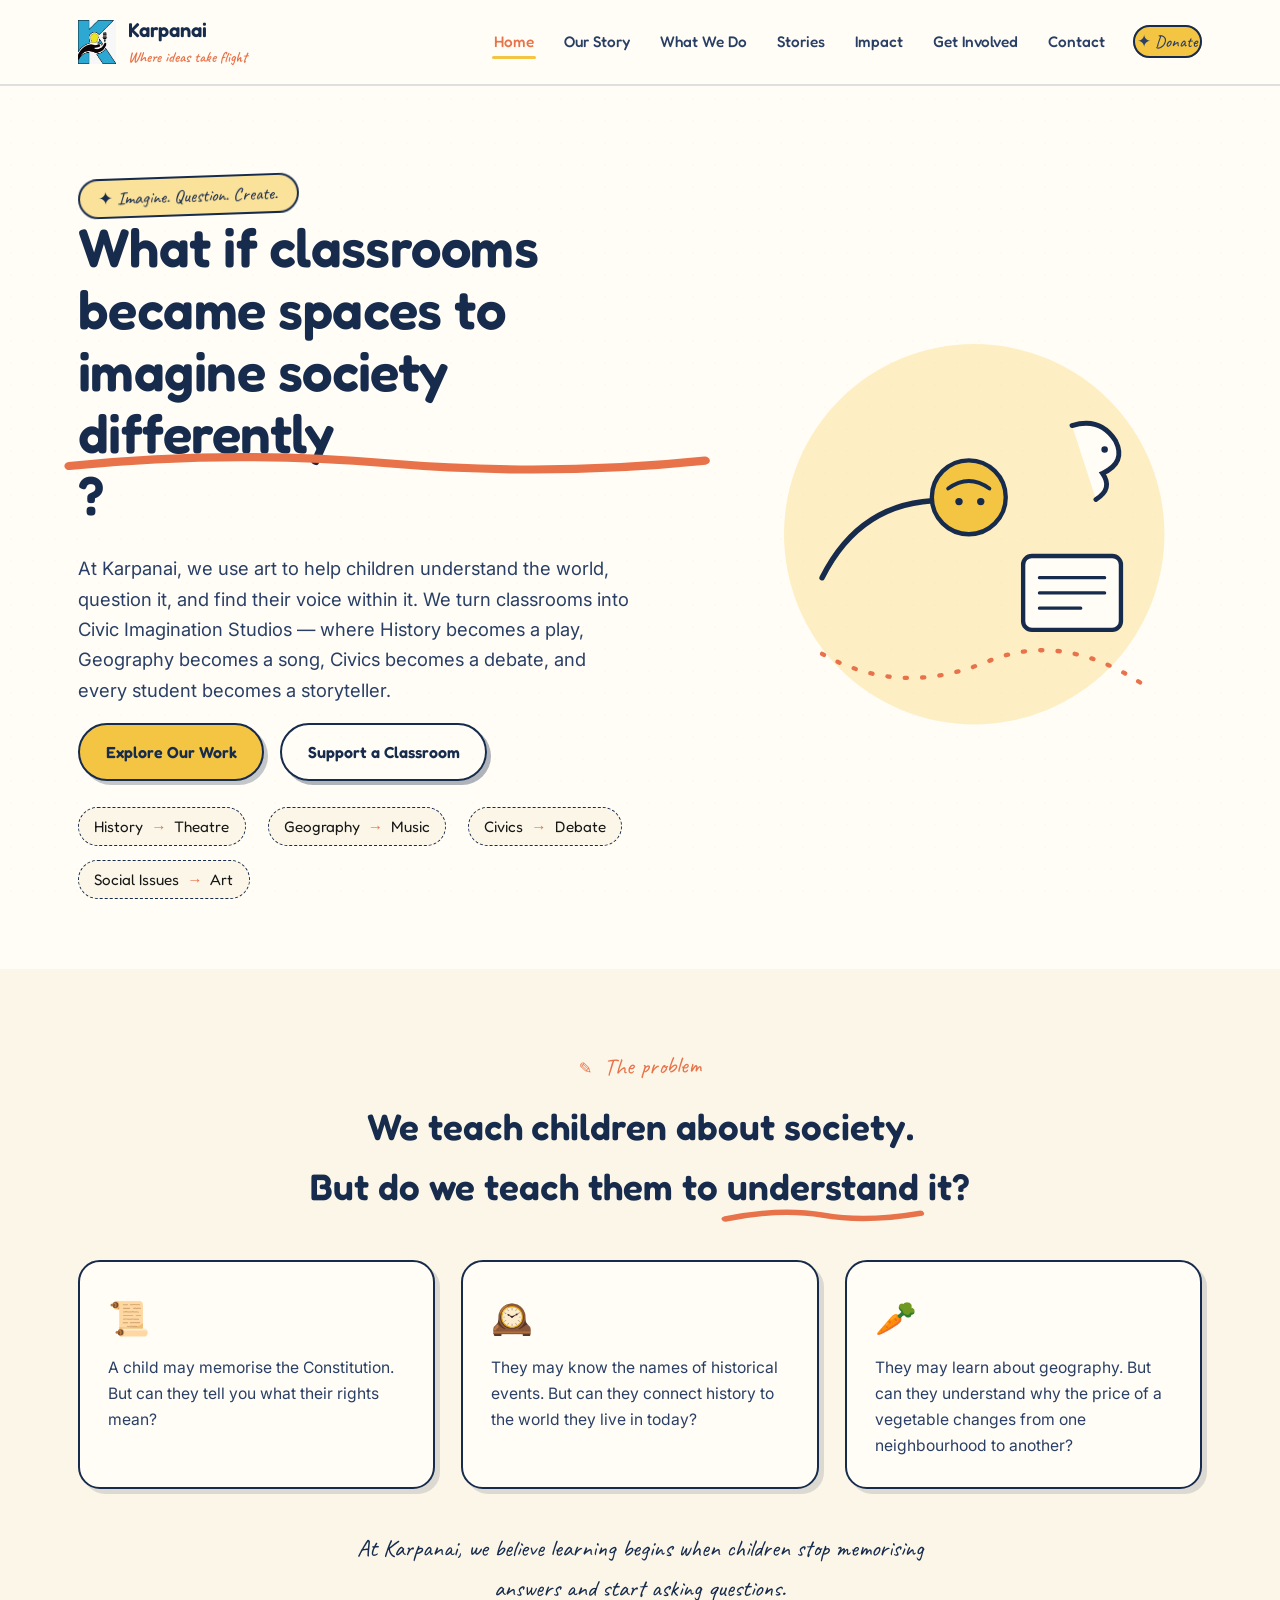
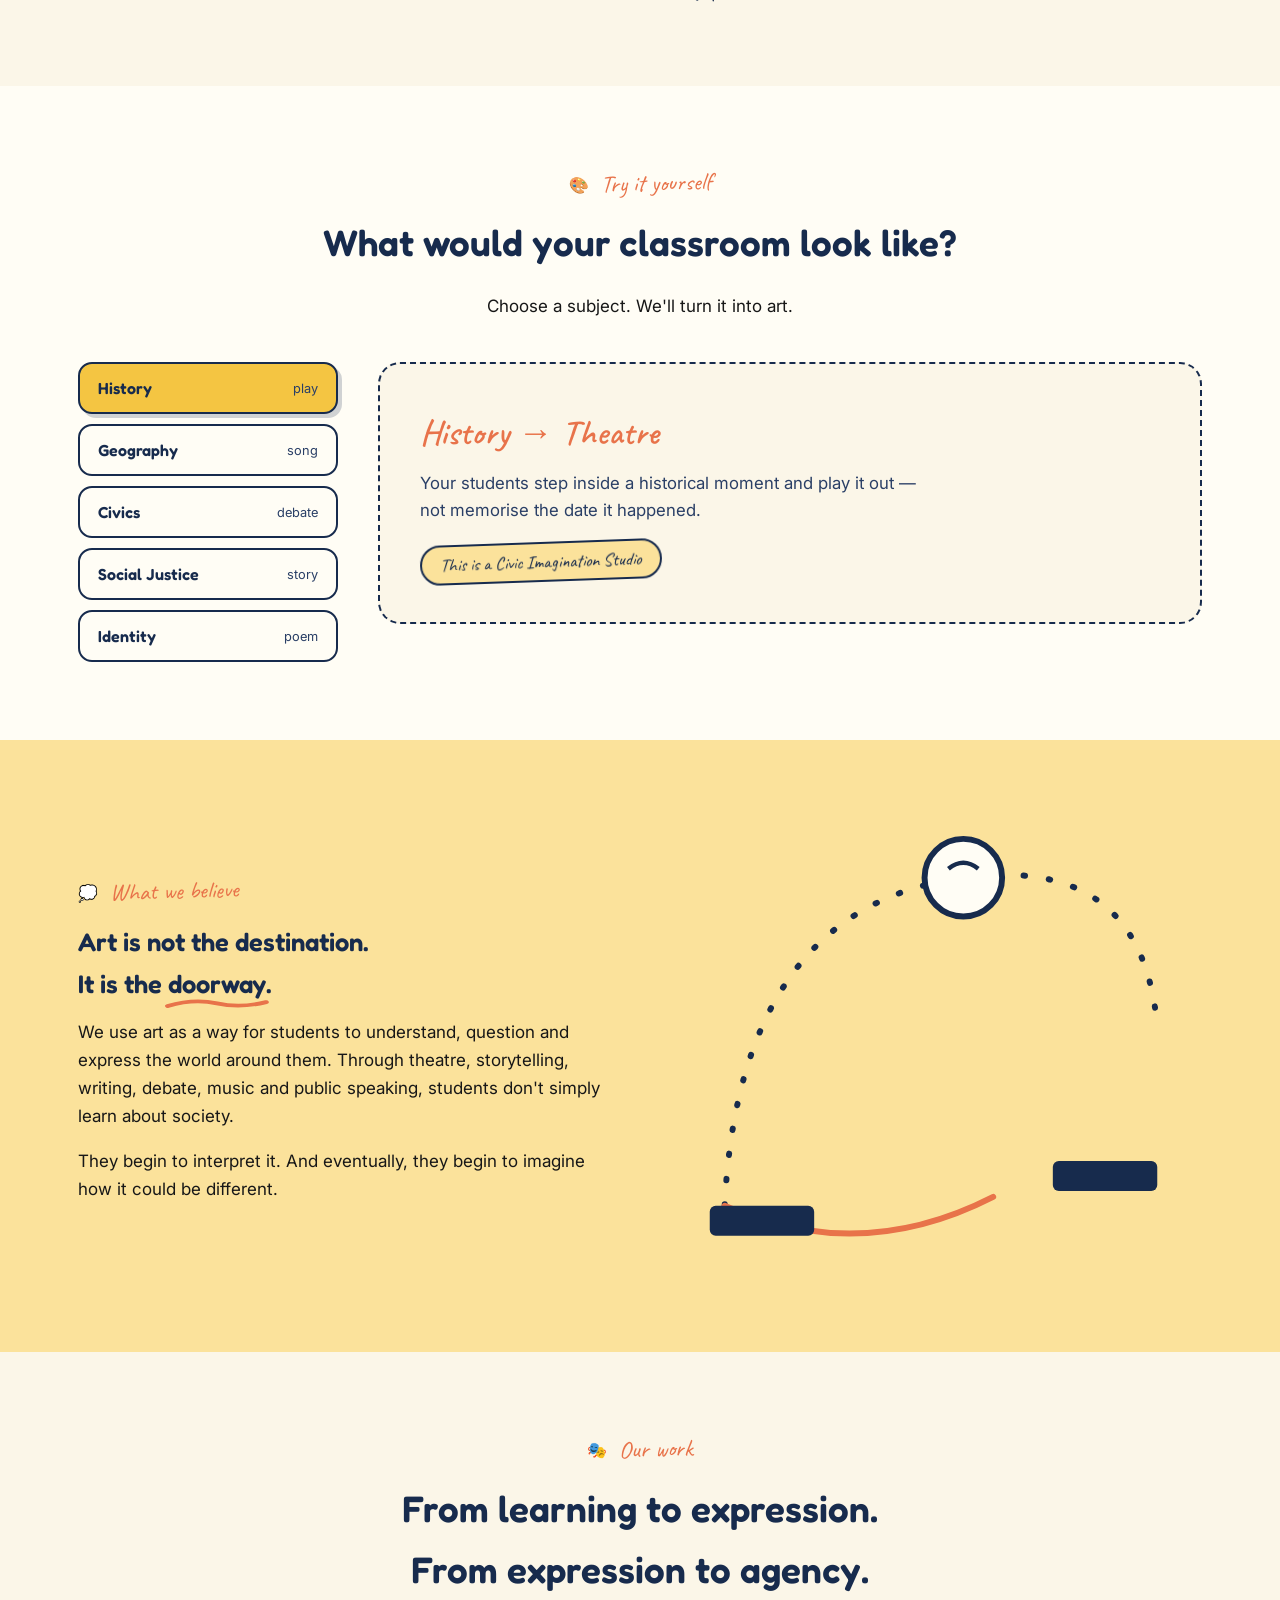
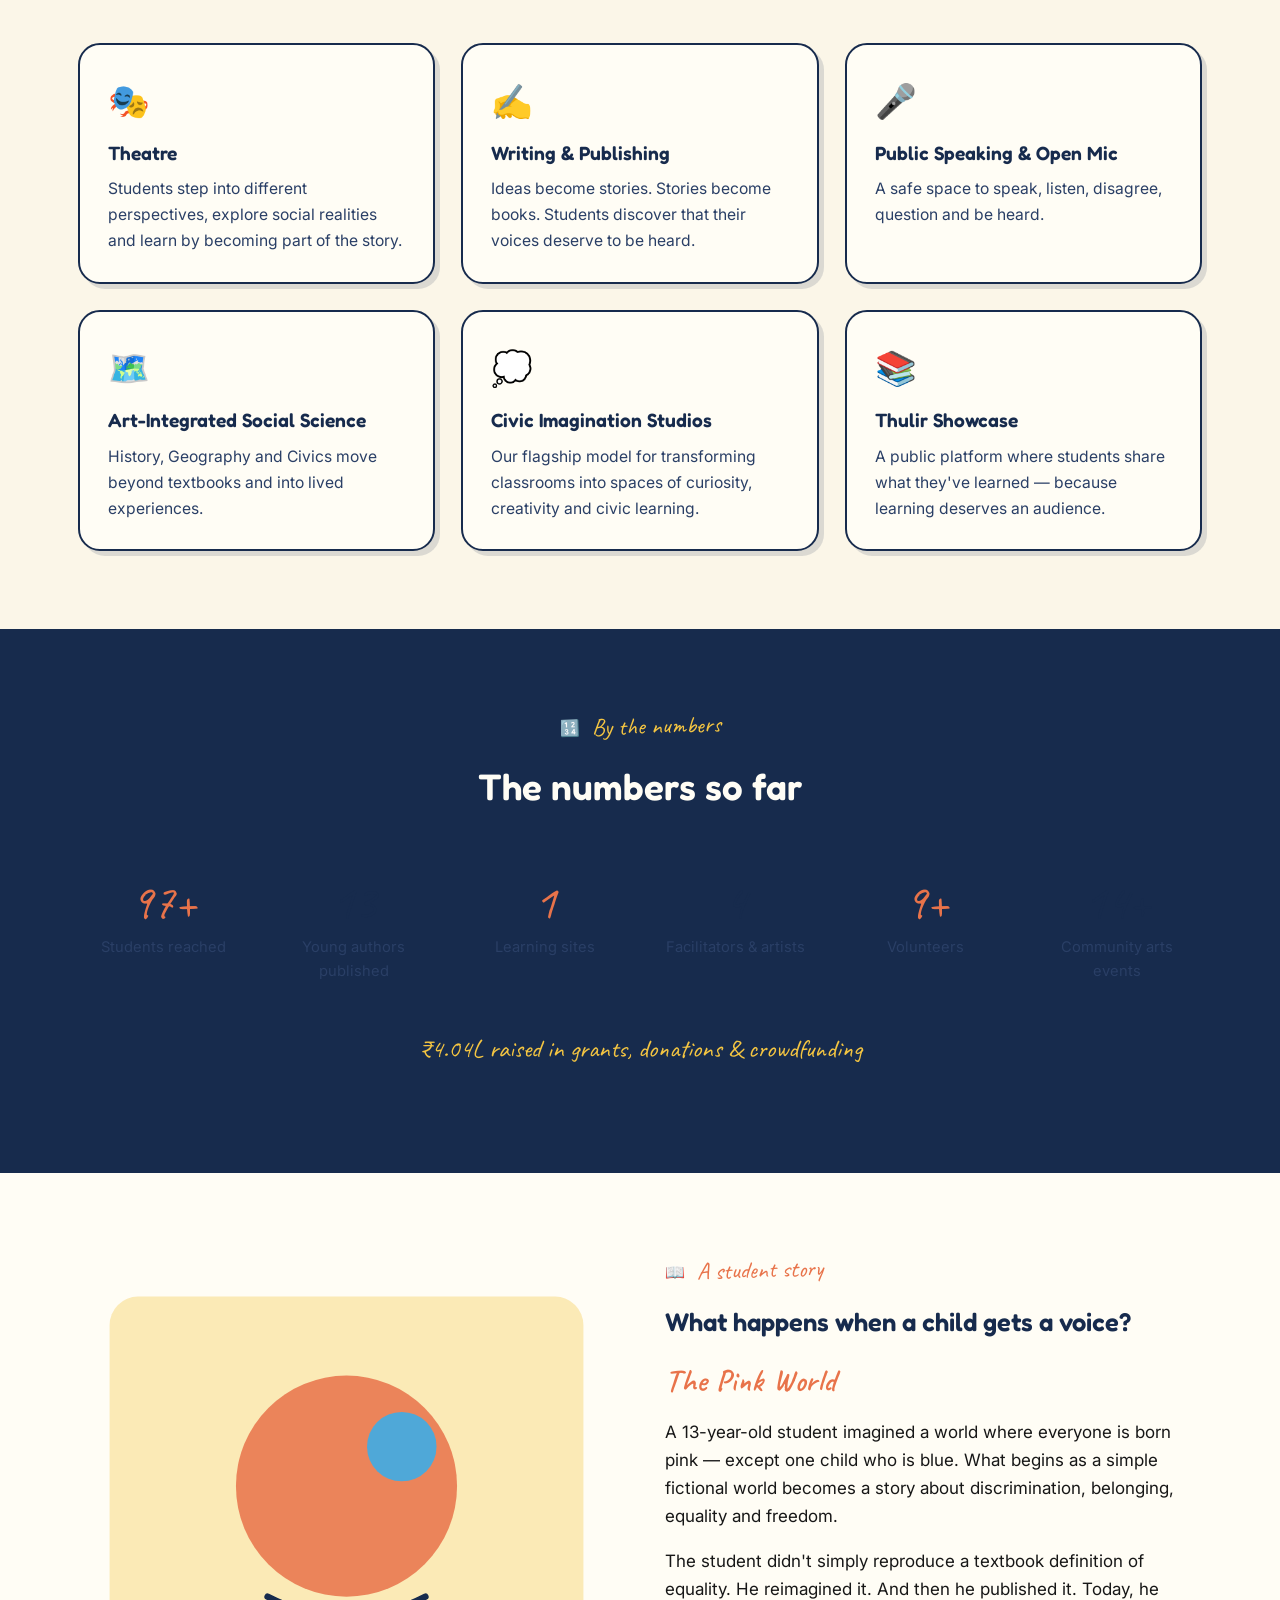
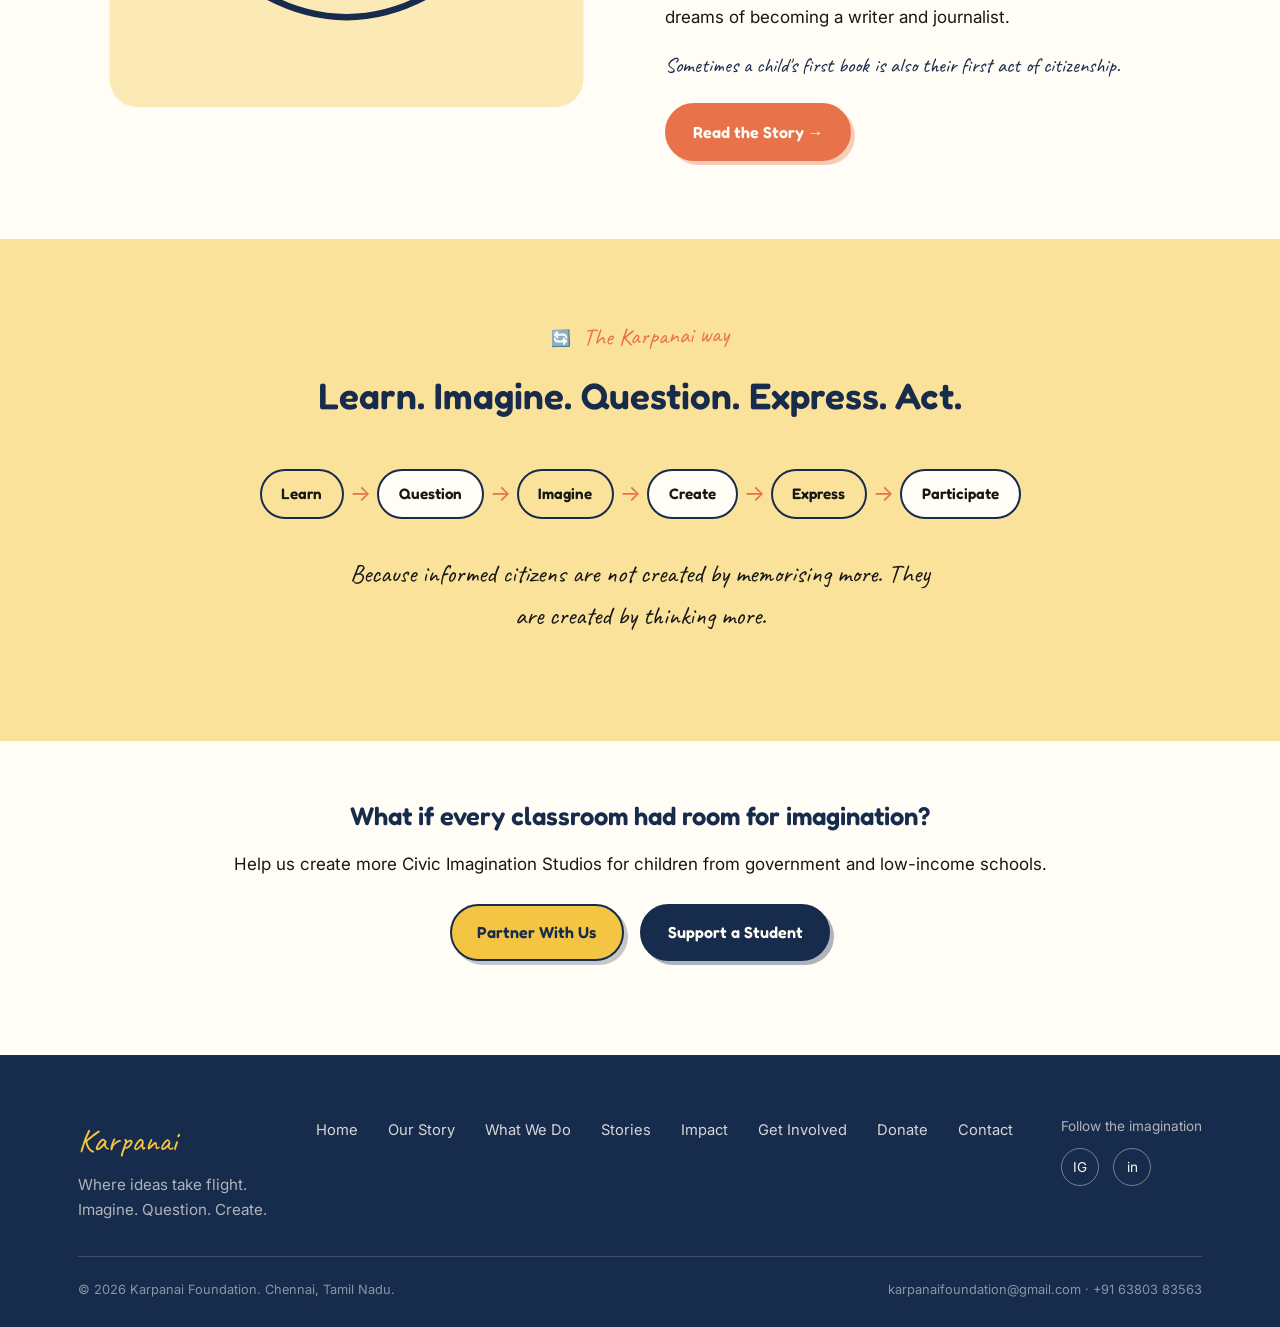
<file: index.html>
<!DOCTYPE html>
<html lang="en">
<head>
<meta charset="UTF-8">
<meta name="viewport" content="width=device-width, initial-scale=1.0">
<title>Home | Karpanai Foundation</title>
<meta name="description" content="Karpanai Foundation transforms classrooms into Civic Imagination Studios where children use art to understand, question and express the world around them.">
<link rel="icon" href="assets/logo.jpg">
<link rel="stylesheet" href="css/style.css">
</head>
<body>
<div id="top"></div>
<header class="site-header">
  <nav class="nav">
    <a class="nav-brand" href="index.html">
      <img src="assets/logo.jpg" alt="Karpanai Foundation logo">
      <span>Karpanai<small>Where ideas take flight</small></span>
    </a>
    <ul class="nav-links" id="navLinks">
      <li><a href="index.html">Home</a></li>
      <li><a href="our-story.html">Our Story</a></li>
      <li><a href="what-we-do.html">What We Do</a></li>
      <li><a href="stories.html">Stories</a></li>
      <li><a href="impact.html">Impact</a></li>
      <li><a href="get-involved.html">Get Involved</a></li>
      <li><a href="contact.html">Contact</a></li>
      <li><a href="donate.html" class="nav-cta">✦ Donate</a></li>
    </ul>
    <button class="nav-toggle" id="navToggle" aria-label="Toggle menu" aria-expanded="false">
      <span></span><span></span><span></span>
    </button>
  </nav>
</header>


<section class="hero">
  <div class="wrap">
    <div class="hero-copy reveal">
      <span class="badge">✦ Imagine. Question. Create.</span>
      <h1>What if classrooms became spaces to <span class="doodle-underline">imagine society differently<svg viewBox="0 0 400 20" preserveAspectRatio="none"><path d="M2 14 Q100 2 200 12 T398 10"/></svg></span>?</h1>
      <p class="lede">At Karpanai, we use art to help children understand the world, question it, and find their voice within it. We turn classrooms into Civic Imagination Studios — where History becomes a play, Geography becomes a song, Civics becomes a debate, and every student becomes a storyteller.</p>
      <div class="btn-row">
        <a class="btn btn-yellow" href="what-we-do.html">Explore Our Work</a>
        <a class="btn btn-ghost" href="get-involved.html">Support a Classroom</a>
      </div>
      <div class="chip-line">
        <span>History <b>→</b> Theatre</span>
        <span>Geography <b>→</b> Music</span>
        <span>Civics <b>→</b> Debate</span>
        <span>Social Issues <b>→</b> Art</span>
      </div>
    </div>
    <div class="hero-art reveal reveal-delay-2" aria-hidden="true">
      <svg viewBox="0 0 420 420" width="100%" style="overflow:visible">
        <circle cx="210" cy="210" r="175" fill="#FBE29B" opacity="0.55"/>
        <g class="floaty" style="--r:-4deg">
          <path d="M70 250 q40 -80 130 -70" stroke="#172B4D" stroke-width="5" fill="none" stroke-linecap="round"/>
          <circle cx="205" cy="176" r="34" fill="#F4C542" stroke="#172B4D" stroke-width="4"/>
          <path d="M186 168 q19 -14 38 0" stroke="#172B4D" stroke-width="3.5" fill="none" stroke-linecap="round"/>
          <circle cx="196" cy="180" r="3.4" fill="#172B4D"/>
          <circle cx="216" cy="180" r="3.4" fill="#172B4D"/>
        </g>
        <g class="floaty" style="--r:3deg; animation-delay:.6s">
          <rect x="255" y="230" width="90" height="68" rx="8" fill="#FFFDF5" stroke="#172B4D" stroke-width="4"/>
          <path d="M270 250 h60 M270 264 h60 M270 278 h38" stroke="#172B4D" stroke-width="3" stroke-linecap="round"/>
        </g>
        <g class="floaty" style="--r:-2deg; animation-delay:1.1s">
          <path d="M70 320 q70 40 150 8 q70 -30 145 20" stroke="#E8734A" stroke-width="4" fill="none" stroke-linecap="round" stroke-dasharray="2 14"/>
        </g>
        <g class="floaty" style="--r:5deg; animation-delay:.3s">
          <path d="M300 110 q26 -8 40 14 q10 20 -12 30 q10 14 -6 24" stroke="#172B4D" stroke-width="4.5" fill="#FFFDF5" stroke-linecap="round"/>
          <circle cx="330" cy="132" r="3" fill="#172B4D"/>
        </g>
      </svg>
    </div>
  </div>
</section>

<section class="section-paper-dim">
  <div class="wrap">
    <div class="section-head center reveal">
      <span class="eyebrow"><span class="pin">✎</span> The problem</span>
      <h2>We teach children about society.<br>But do we teach them to <span class="doodle-underline">understand<svg viewBox="0 0 140 20" preserveAspectRatio="none"><path d="M2 14 Q40 2 70 10 T138 8"/></svg></span> it?</h2>
    </div>
    <div class="three-col">
      <div class="card card-tilt reveal reveal-delay-1">
        <span class="icon">📜</span>
        <p>A child may memorise the Constitution. But can they tell you what their rights mean?</p>
      </div>
      <div class="card card-tilt reveal reveal-delay-2">
        <span class="icon">🕰️</span>
        <p>They may know the names of historical events. But can they connect history to the world they live in today?</p>
      </div>
      <div class="card card-tilt reveal reveal-delay-3">
        <span class="icon">🥕</span>
        <p>They may learn about geography. But can they understand why the price of a vegetable changes from one neighbourhood to another?</p>
      </div>
    </div>
    <p class="center reveal mt-lg" style="font-family:var(--font-hand); font-size:1.5rem; color:var(--ink); max-width:56ch; margin:40px auto 0;">At Karpanai, we believe learning begins when children stop memorising answers and start asking questions.</p>
  </div>
</section>

<section>
  <div class="wrap">
    <div class="section-head center reveal">
      <span class="eyebrow"><span class="pin">🎨</span> Try it yourself</span>
      <h2>What would your classroom look like?</h2>
      <p class="lede" style="margin:0 auto;">Choose a subject. We'll turn it into art.</p>
    </div>
    <div class="picker reveal">
      <div class="picker-list">
        <button class="picker-btn active" data-subject="history">History <span class="tag">play</span></button>
        <button class="picker-btn" data-subject="geography">Geography <span class="tag">song</span></button>
        <button class="picker-btn" data-subject="civics">Civics <span class="tag">debate</span></button>
        <button class="picker-btn" data-subject="justice">Social Justice <span class="tag">story</span></button>
        <button class="picker-btn" data-subject="identity">Identity <span class="tag">poem</span></button>
      </div>
      <div class="picker-stage">
        <h3 id="pickerTitle">History → Theatre</h3>
        <p id="pickerText">Your students step inside a historical moment and play it out — not memorise the date it happened.</p>
        <span class="badge" style="align-self:flex-start;">This is a Civic Imagination Studio</span>
      </div>
    </div>
  </div>
</section>

<section class="section-yellow">
  <div class="wrap two-col">
    <div class="reveal">
      <span class="eyebrow"><span class="pin">💭</span> What we believe</span>
      <h2>Art is not the destination.<br>It is the <span class="doodle-underline">doorway<svg viewBox="0 0 110 20" preserveAspectRatio="none"><path d="M2 14 Q30 2 55 10 T108 8"/></svg></span>.</h2>
      <p>We use art as a way for students to understand, question and express the world around them. Through theatre, storytelling, writing, debate, music and public speaking, students don't simply learn about society.</p>
      <p>They begin to interpret it. And eventually, they begin to imagine how it could be different.</p>
    </div>
    <div class="reveal reveal-delay-2" aria-hidden="true">
      <svg viewBox="0 0 360 300" width="100%">
        <path d="M40 260 Q50 60 200 40 Q320 24 330 140" stroke="#172B4D" stroke-width="4" fill="none" stroke-linecap="round" stroke-dasharray="1 16"/>
        <circle cx="200" cy="40" r="26" fill="#FFFDF5" stroke="#172B4D" stroke-width="4"/>
        <path d="M190 34 q10 -8 20 0" stroke="#172B4D" stroke-width="3" fill="none"/>
        <path d="M40 260 q90 40 180 -6" stroke="#E8734A" stroke-width="4" fill="none" stroke-linecap="round"/>
        <rect x="30" y="260" width="70" height="20" rx="4" fill="#172B4D"/>
        <rect x="260" y="230" width="70" height="20" rx="4" fill="#172B4D"/>
      </svg>
    </div>
  </div>
</section>

<section class="section-paper-dim">
  <div class="wrap">
    <div class="section-head center reveal">
      <span class="eyebrow"><span class="pin">🎭</span> Our work</span>
      <h2>From learning to expression.<br>From expression to agency.</h2>
    </div>
    <div class="three-col">
      <div class="card card-tilt reveal reveal-delay-1"><span class="icon">🎭</span><h3>Theatre</h3><p>Students step into different perspectives, explore social realities and learn by becoming part of the story.</p></div>
      <div class="card card-tilt reveal reveal-delay-2"><span class="icon">✍️</span><h3>Writing & Publishing</h3><p>Ideas become stories. Stories become books. Students discover that their voices deserve to be heard.</p></div>
      <div class="card card-tilt reveal reveal-delay-3"><span class="icon">🎤</span><h3>Public Speaking & Open Mic</h3><p>A safe space to speak, listen, disagree, question and be heard.</p></div>
      <div class="card card-tilt reveal reveal-delay-1"><span class="icon">🗺️</span><h3>Art-Integrated Social Science</h3><p>History, Geography and Civics move beyond textbooks and into lived experiences.</p></div>
      <div class="card card-tilt reveal reveal-delay-2"><span class="icon">💭</span><h3>Civic Imagination Studios</h3><p>Our flagship model for transforming classrooms into spaces of curiosity, creativity and civic learning.</p></div>
      <div class="card card-tilt reveal reveal-delay-3"><span class="icon">📚</span><h3>Thulir Showcase</h3><p>A public platform where students share what they've learned — because learning deserves an audience.</p></div>
    </div>
  </div>
</section>

<section class="section-alt">
  <div class="wrap">
    <div class="section-head center reveal">
      <span class="eyebrow"><span class="pin">🔢</span> By the numbers</span>
      <h2>The numbers so far</h2>
    </div>
    <div class="six-col reveal">
      <div class="stat"><span class="num" data-count="120" data-suffix="+">0</span><div class="label">Students reached</div></div>
      <div class="stat"><span class="num" data-count="16">0</span><div class="label">Young authors published</div></div>
      <div class="stat"><span class="num" data-count="2">0</span><div class="label">Learning sites</div></div>
      <div class="stat"><span class="num" data-count="6">0</span><div class="label">Facilitators & artists</div></div>
      <div class="stat"><span class="num" data-count="12" data-suffix="+">0</span><div class="label">Volunteers</div></div>
      <div class="stat"><span class="num" data-count="18" data-suffix="+">0</span><div class="label">Community arts events</div></div>
    </div>
    <p class="center reveal" style="margin-top:26px; font-family:var(--font-hand); font-size:1.6rem; color:var(--yellow);">₹4.04L raised in grants, donations & crowdfunding</p>
  </div>
</section>

<section>
  <div class="wrap two-col">
    <div class="reveal" aria-hidden="true">
      <svg viewBox="0 0 340 300" width="100%">
        <rect x="20" y="20" width="300" height="260" rx="18" fill="#F4C542" opacity="0.35"/>
        <circle cx="170" cy="140" r="70" fill="#E8734A" opacity="0.85"/>
        <circle cx="205" cy="115" r="22" fill="#4FA8D8"/>
        <path d="M120 210 q50 26 100 0" stroke="#172B4D" stroke-width="4" fill="none" stroke-linecap="round"/>
      </svg>
    </div>
    <div class="reveal reveal-delay-2">
      <span class="eyebrow"><span class="pin">📖</span> A student story</span>
      <h2>What happens when a child gets a voice?</h2>
      <h3 style="font-family:var(--font-hand); color:var(--coral); font-size:2rem; margin-bottom:.3em;">The Pink World</h3>
      <p>A 13-year-old student imagined a world where everyone is born pink — except one child who is blue. What begins as a simple fictional world becomes a story about discrimination, belonging, equality and freedom.</p>
      <p>The student didn't simply reproduce a textbook definition of equality. He reimagined it. And then he published it. Today, he dreams of becoming a writer and journalist.</p>
      <p style="font-family:var(--font-hand); font-size:1.3rem; color:var(--ink);">Sometimes a child's first book is also their first act of citizenship.</p>
      <a class="btn btn-coral" href="stories.html">Read the Story →</a>
    </div>
  </div>
</section>

<section class="section-yellow">
  <div class="wrap">
    <div class="section-head center reveal">
      <span class="eyebrow"><span class="pin">🔄</span> The Karpanai way</span>
      <h2>Learn. Imagine. Question. Express. Act.</h2>
    </div>
    <div class="journey reveal">
      <span class="step">Learn</span><span class="arrow">→</span>
      <span class="step">Question</span><span class="arrow">→</span>
      <span class="step">Imagine</span><span class="arrow">→</span>
      <span class="step">Create</span><span class="arrow">→</span>
      <span class="step">Express</span><span class="arrow">→</span>
      <span class="step">Participate</span>
    </div>
    <p class="center reveal" style="margin-top:34px; font-family:var(--font-hand); font-size:1.6rem; max-width:50ch; margin-left:auto; margin-right:auto;">Because informed citizens are not created by memorising more. They are created by thinking more.</p>
  </div>
</section>

<section class="section-tight">
  <div class="wrap center reveal">
    <h2>What if every classroom had room for imagination?</h2>
    <p class="lede" style="margin:0 auto 26px;">Help us create more Civic Imagination Studios for children from government and low-income schools.</p>
    <div class="btn-row" style="justify-content:center;">
      <a class="btn btn-yellow" href="get-involved.html">Partner With Us</a>
      <a class="btn" href="donate.html">Support a Student</a>
    </div>
  </div>
</section>

<footer class="site-footer">
  <div class="wrap">
    <div class="footer-top">
      <div>
        <div class="footer-brand">Karpanai</div>
        <div class="footer-tag">Where ideas take flight.<br>Imagine. Question. Create.</div>
      </div>
      <ul class="footer-nav">
        <li><a href="index.html">Home</a></li>
        <li><a href="our-story.html">Our Story</a></li>
        <li><a href="what-we-do.html">What We Do</a></li>
        <li><a href="stories.html">Stories</a></li>
        <li><a href="impact.html">Impact</a></li>
        <li><a href="get-involved.html">Get Involved</a></li>
        <li><a href="donate.html">Donate</a></li>
        <li><a href="contact.html">Contact</a></li>
      </ul>
      <div>
        <div class="small-note" style="color:rgba(255,253,245,.65); margin-bottom:10px;">Follow the imagination</div>
        <div class="footer-social">
          <a href="https://instagram.com" target="_blank" rel="noopener" aria-label="Instagram">IG</a>
          <a href="https://linkedin.com" target="_blank" rel="noopener" aria-label="LinkedIn">in</a>
        </div>
      </div>
    </div>
    <div class="footer-bottom">
      <span>© <span id="year"></span> Karpanai Foundation. Chennai, Tamil Nadu.</span>
      <span>karpanaifoundation@gmail.com · +91 63803 83563</span>
    </div>
  </div>
</footer>
<a href="#top" id="toTop" aria-label="Back to top">↑</a>
<script src="https://code.jquery.com/jquery-3.7.1.min.js"></script>
<script src="js/main.js"></script>
<script>document.getElementById('year').textContent = new Date().getFullYear();</script>
</body>
</html>
</file>
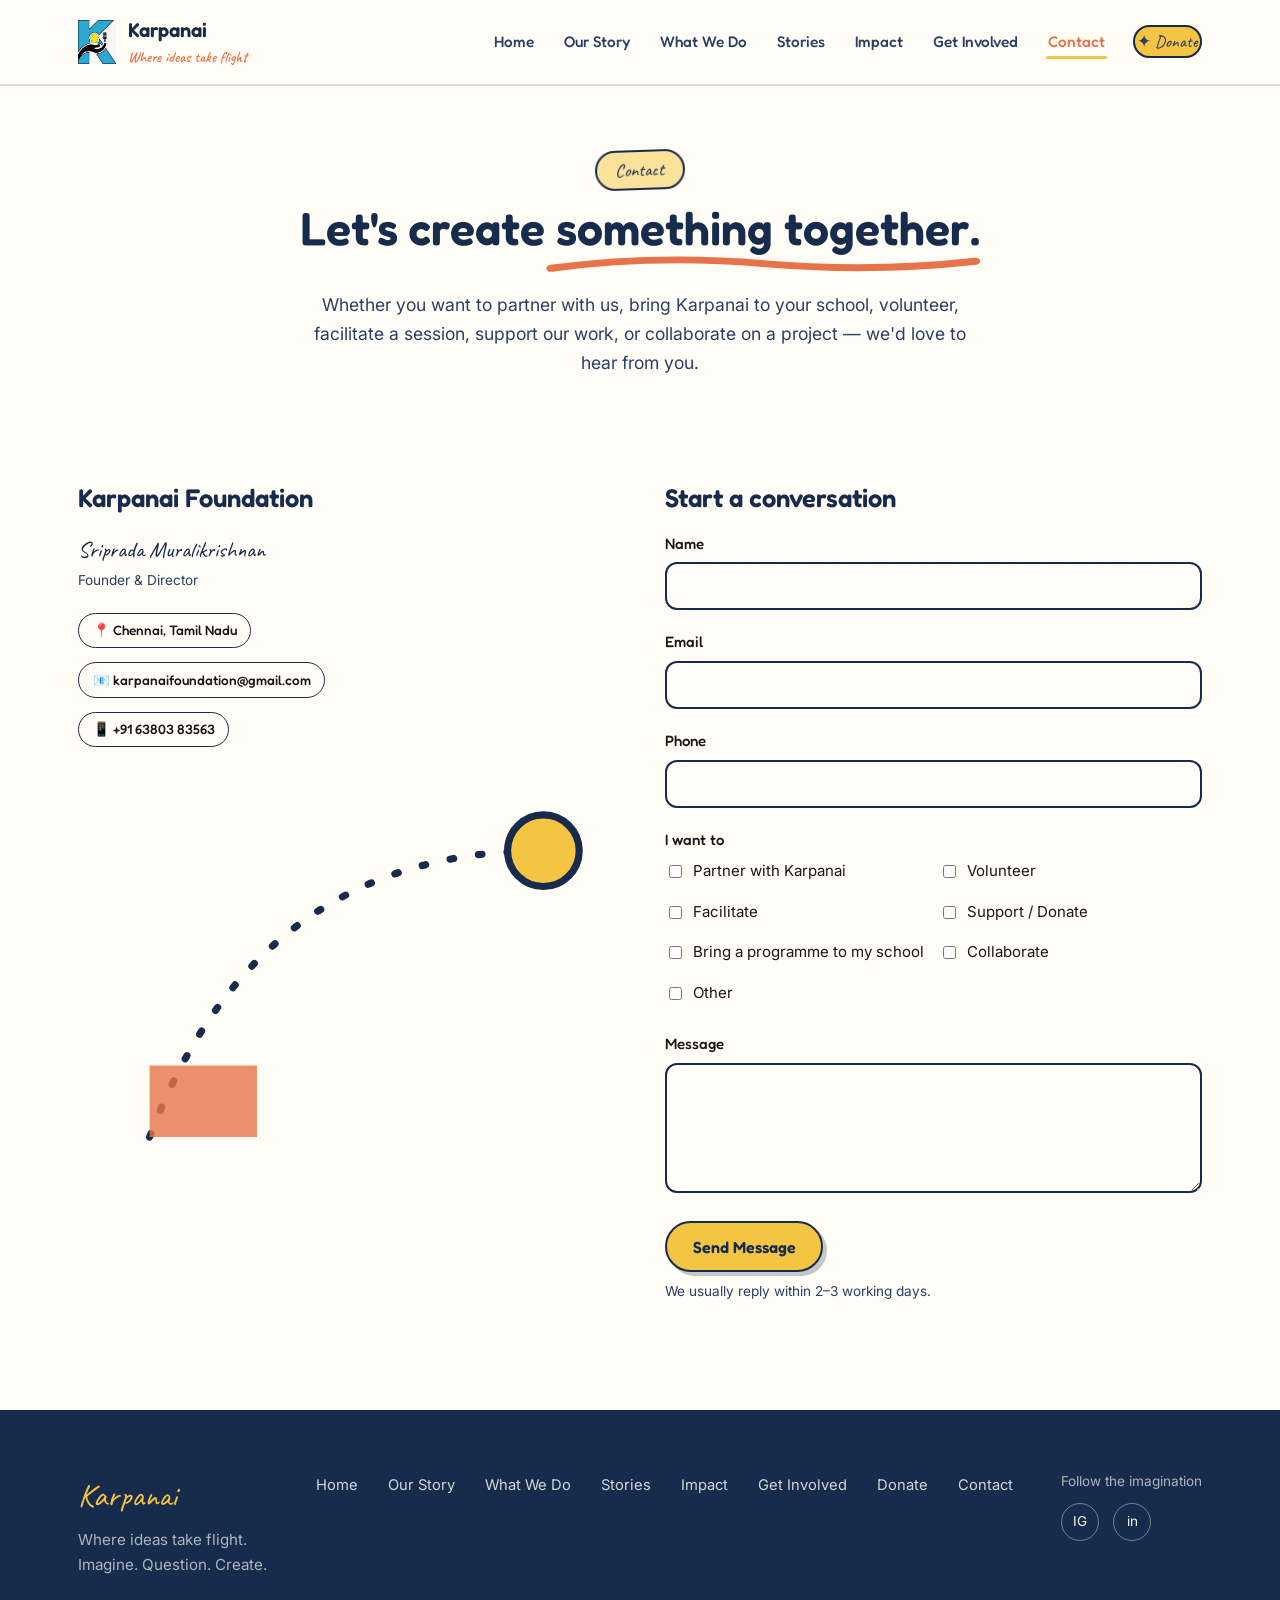
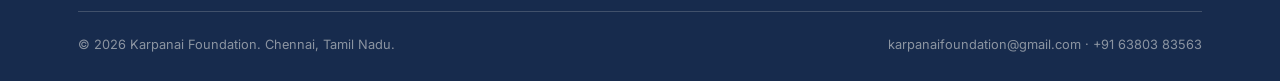
<file: contact.html>
<!DOCTYPE html>
<html lang="en">
<head>
<meta charset="UTF-8">
<meta name="viewport" content="width=device-width, initial-scale=1.0">
<title>Contact | Karpanai Foundation</title>
<meta name="description" content="Let's create something together. Get in touch with Karpanai Foundation.">
<link rel="icon" href="assets/logo.jpg">
<link rel="stylesheet" href="css/style.css">
</head>
<body>
<div id="top"></div>
<header class="site-header">
  <nav class="nav">
    <a class="nav-brand" href="index.html">
      <img src="assets/logo.jpg" alt="Karpanai Foundation logo">
      <span>Karpanai<small>Where ideas take flight</small></span>
    </a>
    <ul class="nav-links" id="navLinks">
      <li><a href="index.html">Home</a></li>
      <li><a href="our-story.html">Our Story</a></li>
      <li><a href="what-we-do.html">What We Do</a></li>
      <li><a href="stories.html">Stories</a></li>
      <li><a href="impact.html">Impact</a></li>
      <li><a href="get-involved.html">Get Involved</a></li>
      <li><a href="contact.html">Contact</a></li>
      <li><a href="donate.html" class="nav-cta">✦ Donate</a></li>
    </ul>
    <button class="nav-toggle" id="navToggle" aria-label="Toggle menu" aria-expanded="false">
      <span></span><span></span><span></span>
    </button>
  </nav>
</header>


<section class="page-hero">
  <div class="wrap reveal">
    <span class="badge">Contact</span>
    <h1>Let's create <span class="doodle-underline">something together<svg viewBox="0 0 260 20" preserveAspectRatio="none"><path d="M2 14 Q65 2 130 10 T258 8"/></svg></span>.</h1>
    <p class="lede">Whether you want to partner with us, bring Karpanai to your school, volunteer, facilitate a session, support our work, or collaborate on a project — we'd love to hear from you.</p>
  </div>
</section>

<section class="section-tight">
  <div class="wrap two-col" style="align-items:flex-start;">
    <div class="reveal">
      <h2>Karpanai Foundation</h2>
      <p style="font-family:var(--font-hand); font-size:1.4rem; color:var(--ink); margin-bottom:0;">Sriprada Muralikrishnan</p>
      <p class="small-note" style="margin-bottom:22px;">Founder & Director</p>
      <div class="pill-list" style="flex-direction:column; align-items:flex-start; gap:14px;">
        <span class="pill">📍 Chennai, Tamil Nadu</span>
        <span class="pill">📧 <a href="mailto:karpanaifoundation@gmail.com">karpanaifoundation@gmail.com</a></span>
        <span class="pill">📱 <a href="tel:+916380383563">+91 63803 83563</a></span>
      </div>
      <div class="mt-lg" aria-hidden="true">
        <svg viewBox="0 0 300 220" width="100%">
          <path d="M40 190 q60 -160 220 -160" stroke="#172B4D" stroke-width="4" fill="none" stroke-dasharray="2 14" stroke-linecap="round"/>
          <circle cx="260" cy="30" r="20" fill="#F4C542" stroke="#172B4D" stroke-width="4"/>
          <path d="M40 190 h60 v-40 h-60 Z" fill="#E8734A" opacity=".8"/>
        </svg>
      </div>
    </div>

    <div class="reveal reveal-delay-2">
      <h2>Start a conversation</h2>
      <form class="js-form">
        <div class="form-field">
          <label for="name">Name</label>
          <input type="text" id="name" name="name" required>
        </div>
        <div class="form-field">
          <label for="email">Email</label>
          <input type="email" id="email" name="email" required>
        </div>
        <div class="form-field">
          <label for="phone">Phone</label>
          <input type="tel" id="phone" name="phone">
        </div>
        <div class="form-field">
          <label>I want to</label>
          <div class="checkbox-grid">
            <label><input type="checkbox" name="want"> Partner with Karpanai</label>
            <label><input type="checkbox" name="want"> Volunteer</label>
            <label><input type="checkbox" name="want"> Facilitate</label>
            <label><input type="checkbox" name="want"> Support / Donate</label>
            <label><input type="checkbox" name="want"> Bring a programme to my school</label>
            <label><input type="checkbox" name="want"> Collaborate</label>
            <label><input type="checkbox" name="want"> Other</label>
          </div>
        </div>
        <div class="form-field">
          <label for="message">Message</label>
          <textarea id="message" name="message" required></textarea>
        </div>
        <button type="submit" class="btn btn-yellow form-submit">Send Message</button>
        <p class="form-note">We usually reply within 2–3 working days.</p>
      </form>
      <div class="form-success">✦ Thank you! Your message has been noted — we'll get back to you soon.</div>
    </div>
  </div>
</section>

<footer class="site-footer">
  <div class="wrap">
    <div class="footer-top">
      <div>
        <div class="footer-brand">Karpanai</div>
        <div class="footer-tag">Where ideas take flight.<br>Imagine. Question. Create.</div>
      </div>
      <ul class="footer-nav">
        <li><a href="index.html">Home</a></li>
        <li><a href="our-story.html">Our Story</a></li>
        <li><a href="what-we-do.html">What We Do</a></li>
        <li><a href="stories.html">Stories</a></li>
        <li><a href="impact.html">Impact</a></li>
        <li><a href="get-involved.html">Get Involved</a></li>
        <li><a href="donate.html">Donate</a></li>
        <li><a href="contact.html">Contact</a></li>
      </ul>
      <div>
        <div class="small-note" style="color:rgba(255,253,245,.65); margin-bottom:10px;">Follow the imagination</div>
        <div class="footer-social">
          <a href="https://instagram.com" target="_blank" rel="noopener" aria-label="Instagram">IG</a>
          <a href="https://linkedin.com" target="_blank" rel="noopener" aria-label="LinkedIn">in</a>
        </div>
      </div>
    </div>
    <div class="footer-bottom">
      <span>© <span id="year"></span> Karpanai Foundation. Chennai, Tamil Nadu.</span>
      <span>karpanaifoundation@gmail.com · +91 63803 83563</span>
    </div>
  </div>
</footer>
<a href="#top" id="toTop" aria-label="Back to top">↑</a>
<script src="https://code.jquery.com/jquery-3.7.1.min.js"></script>
<script src="js/main.js"></script>
<script>document.getElementById('year').textContent = new Date().getFullYear();</script>
</body>
</html>
</file>
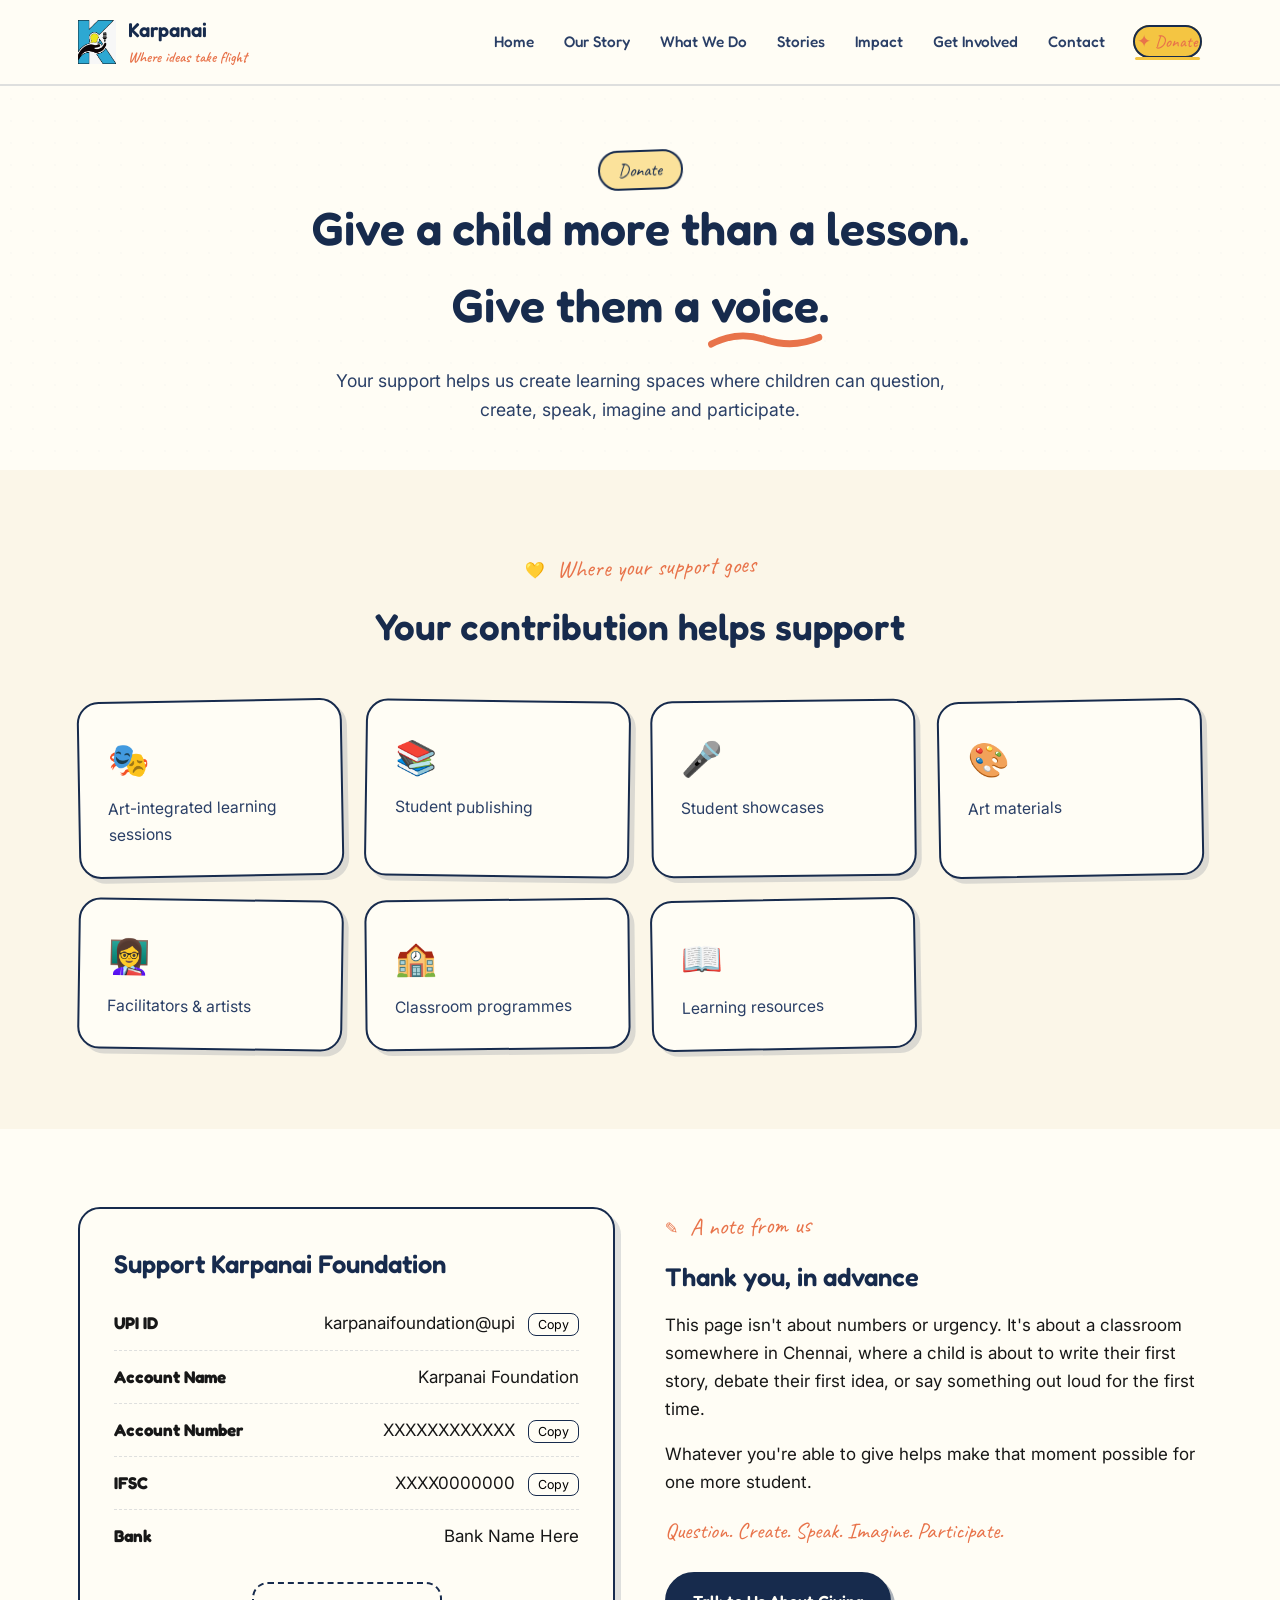
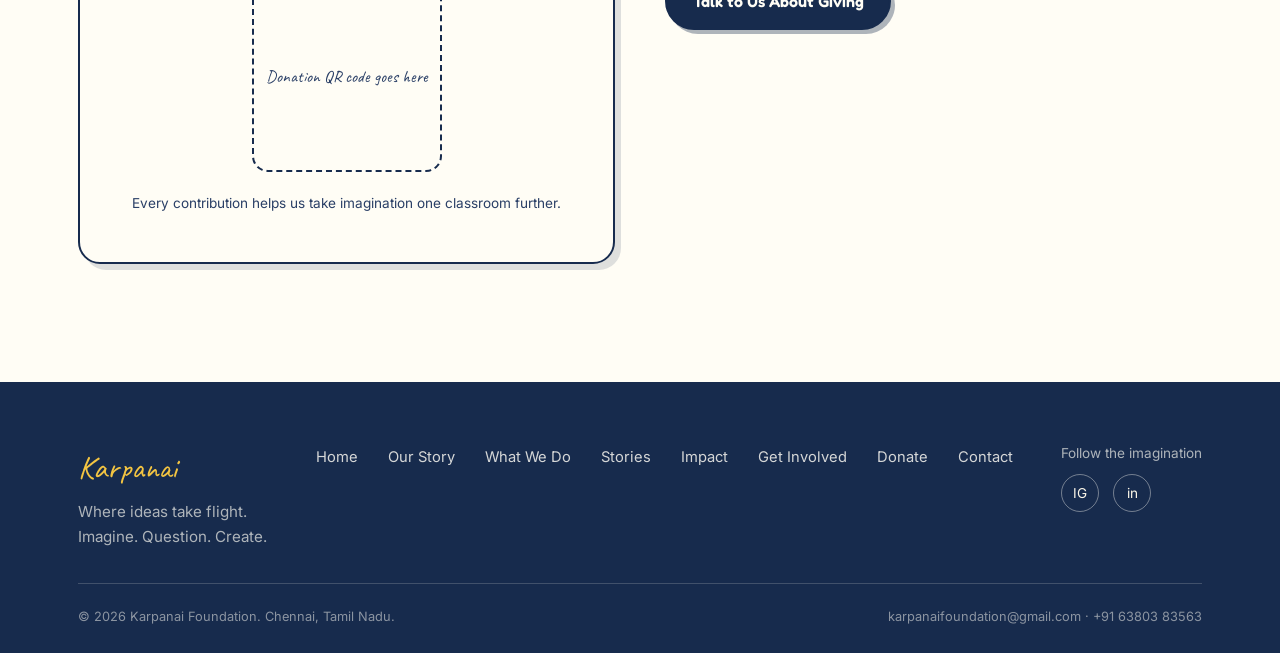
<file: donate.html>
<!DOCTYPE html>
<html lang="en">
<head>
<meta charset="UTF-8">
<meta name="viewport" content="width=device-width, initial-scale=1.0">
<title>Donate | Karpanai Foundation</title>
<meta name="description" content="Give a child more than a lesson. Give them a voice. Support Karpanai Foundation.">
<link rel="icon" href="assets/logo.jpg">
<link rel="stylesheet" href="css/style.css">
</head>
<body>
<div id="top"></div>
<header class="site-header">
  <nav class="nav">
    <a class="nav-brand" href="index.html">
      <img src="assets/logo.jpg" alt="Karpanai Foundation logo">
      <span>Karpanai<small>Where ideas take flight</small></span>
    </a>
    <ul class="nav-links" id="navLinks">
      <li><a href="index.html">Home</a></li>
      <li><a href="our-story.html">Our Story</a></li>
      <li><a href="what-we-do.html">What We Do</a></li>
      <li><a href="stories.html">Stories</a></li>
      <li><a href="impact.html">Impact</a></li>
      <li><a href="get-involved.html">Get Involved</a></li>
      <li><a href="contact.html">Contact</a></li>
      <li><a href="donate.html" class="nav-cta">✦ Donate</a></li>
    </ul>
    <button class="nav-toggle" id="navToggle" aria-label="Toggle menu" aria-expanded="false">
      <span></span><span></span><span></span>
    </button>
  </nav>
</header>


<section class="page-hero">
  <div class="wrap reveal">
    <span class="badge">Donate</span>
    <h1>Give a child more than a lesson.<br>Give them a <span class="doodle-underline">voice<svg viewBox="0 0 120 20" preserveAspectRatio="none"><path d="M2 14 Q30 2 60 10 T118 8"/></svg></span>.</h1>
    <p class="lede">Your support helps us create learning spaces where children can question, create, speak, imagine and participate.</p>
  </div>
</section>

<section class="section-paper-dim">
  <div class="wrap">
    <div class="section-head center reveal">
      <span class="eyebrow"><span class="pin">💛</span> Where your support goes</span>
      <h2>Your contribution helps support</h2>
    </div>
    <div class="four-col reveal">
      <div class="card card-tilt"><span class="icon">🎭</span><p>Art-integrated learning sessions</p></div>
      <div class="card card-tilt"><span class="icon">📚</span><p>Student publishing</p></div>
      <div class="card card-tilt"><span class="icon">🎤</span><p>Student showcases</p></div>
      <div class="card card-tilt"><span class="icon">🎨</span><p>Art materials</p></div>
      <div class="card card-tilt"><span class="icon">👩‍🏫</span><p>Facilitators & artists</p></div>
      <div class="card card-tilt"><span class="icon">🏫</span><p>Classroom programmes</p></div>
      <div class="card card-tilt"><span class="icon">📖</span><p>Learning resources</p></div>
    </div>
  </div>
</section>

<section>
  <div class="wrap two-col" style="align-items:flex-start;">
    <div class="donate-box reveal">
      <h2>Support Karpanai Foundation</h2>
      <div class="donate-row"><span><b>UPI ID</b></span><span>karpanaifoundation@upi <button class="copy-btn" data-copy="karpanaifoundation@upi">Copy</button></span></div>
      <div class="donate-row"><span><b>Account Name</b></span><span>Karpanai Foundation</span></div>
      <div class="donate-row"><span><b>Account Number</b></span><span>XXXXXXXXXXXX <button class="copy-btn" data-copy="XXXXXXXXXXXX">Copy</button></span></div>
      <div class="donate-row"><span><b>IFSC</b></span><span>XXXX0000000 <button class="copy-btn" data-copy="XXXX0000000">Copy</button></span></div>
      <div class="donate-row" style="border-bottom:none;"><span><b>Bank</b></span><span>Bank Name Here</span></div>
      <div class="qr-box">Donation QR code goes here</div>
      <p class="form-note center" style="margin-top:20px;">Every contribution helps us take imagination one classroom further.</p>
    </div>
    <div class="reveal reveal-delay-2">
      <span class="eyebrow"><span class="pin">✎</span> A note from us</span>
      <h2>Thank you, in advance</h2>
      <p>This page isn't about numbers or urgency. It's about a classroom somewhere in Chennai, where a child is about to write their first story, debate their first idea, or say something out loud for the first time.</p>
      <p>Whatever you're able to give helps make that moment possible for one more student.</p>
      <p style="font-family:var(--font-hand); font-size:1.4rem; color:var(--coral);">Question. Create. Speak. Imagine. Participate.</p>
      <a class="btn" href="contact.html">Talk to Us About Giving</a>
    </div>
  </div>
</section>

<footer class="site-footer">
  <div class="wrap">
    <div class="footer-top">
      <div>
        <div class="footer-brand">Karpanai</div>
        <div class="footer-tag">Where ideas take flight.<br>Imagine. Question. Create.</div>
      </div>
      <ul class="footer-nav">
        <li><a href="index.html">Home</a></li>
        <li><a href="our-story.html">Our Story</a></li>
        <li><a href="what-we-do.html">What We Do</a></li>
        <li><a href="stories.html">Stories</a></li>
        <li><a href="impact.html">Impact</a></li>
        <li><a href="get-involved.html">Get Involved</a></li>
        <li><a href="donate.html">Donate</a></li>
        <li><a href="contact.html">Contact</a></li>
      </ul>
      <div>
        <div class="small-note" style="color:rgba(255,253,245,.65); margin-bottom:10px;">Follow the imagination</div>
        <div class="footer-social">
          <a href="https://instagram.com" target="_blank" rel="noopener" aria-label="Instagram">IG</a>
          <a href="https://linkedin.com" target="_blank" rel="noopener" aria-label="LinkedIn">in</a>
        </div>
      </div>
    </div>
    <div class="footer-bottom">
      <span>© <span id="year"></span> Karpanai Foundation. Chennai, Tamil Nadu.</span>
      <span>karpanaifoundation@gmail.com · +91 63803 83563</span>
    </div>
  </div>
</footer>
<a href="#top" id="toTop" aria-label="Back to top">↑</a>
<script src="https://code.jquery.com/jquery-3.7.1.min.js"></script>
<script src="js/main.js"></script>
<script>document.getElementById('year').textContent = new Date().getFullYear();</script>
</body>
</html>
</file>
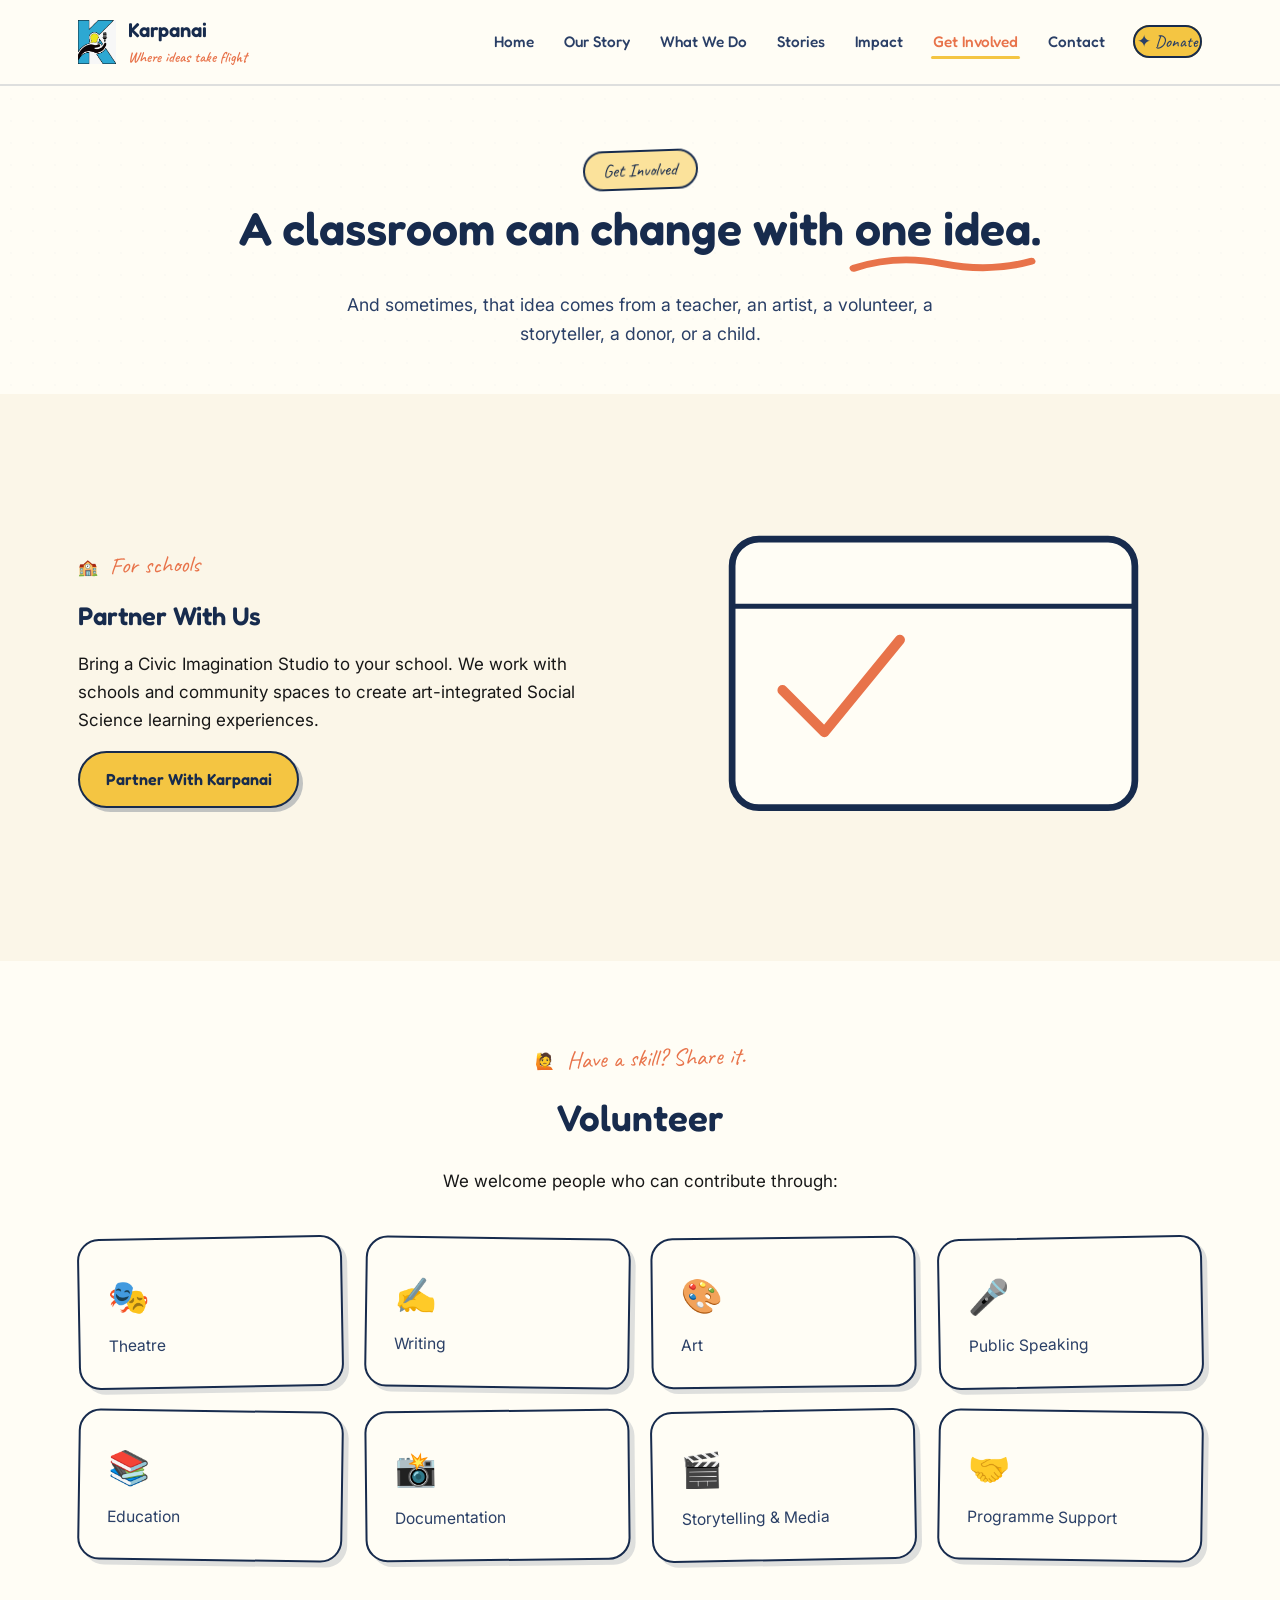
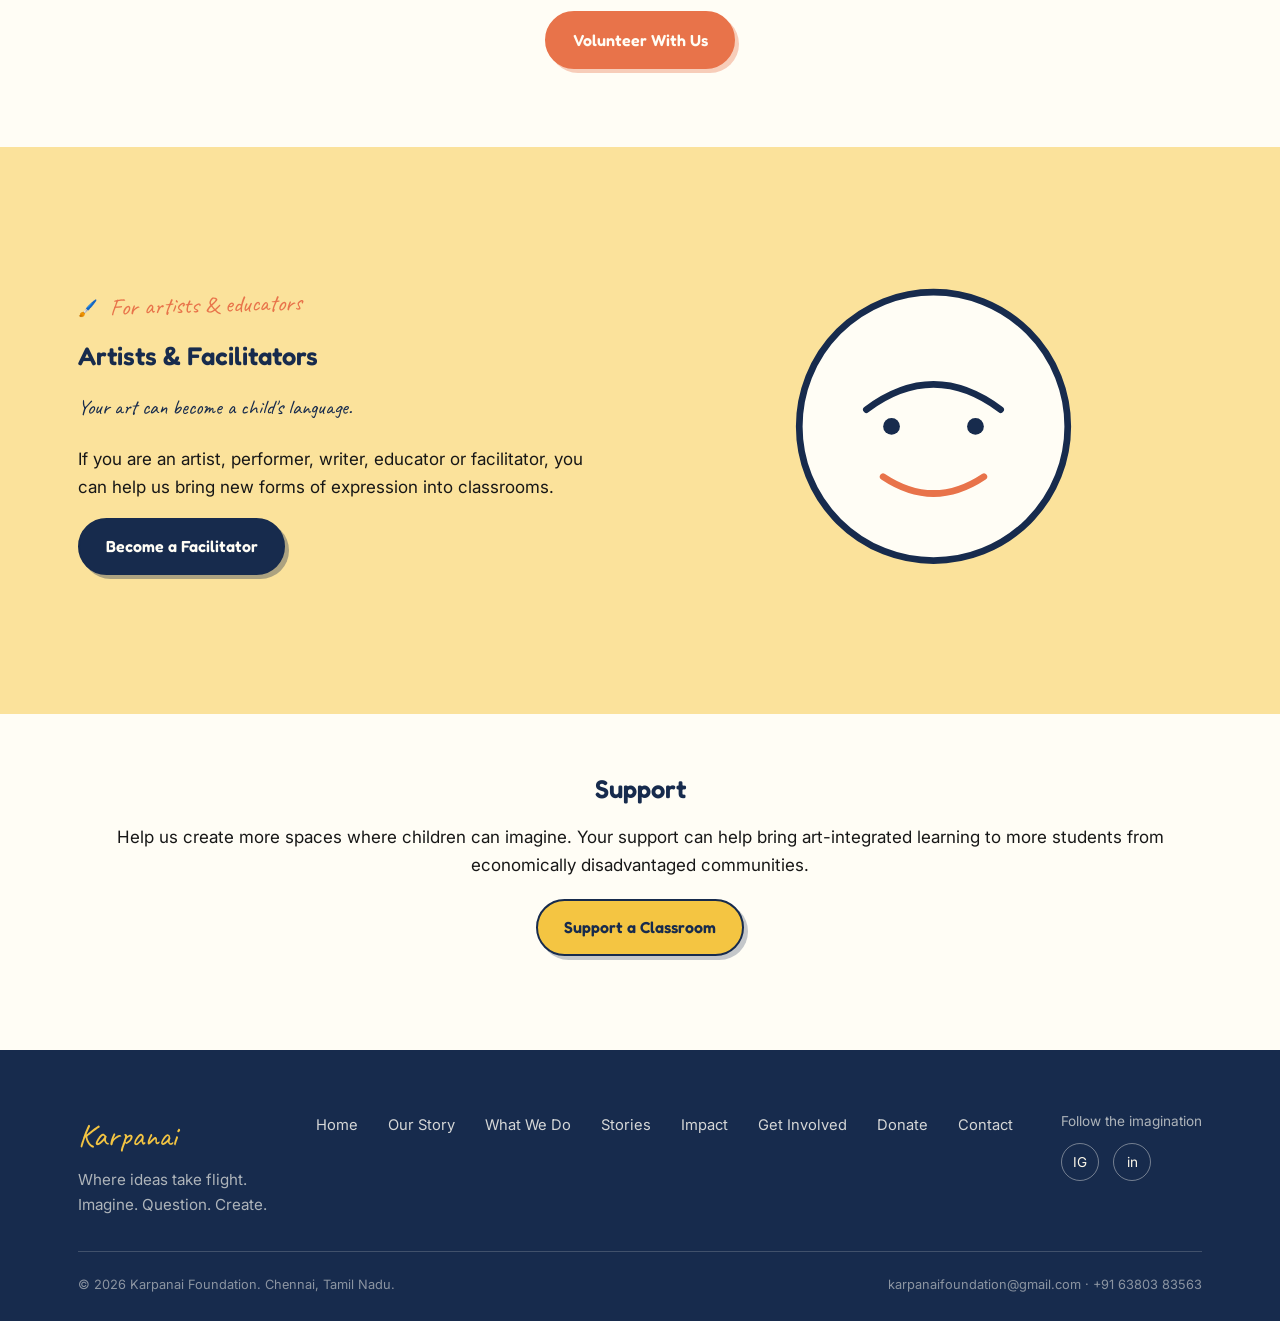
<file: get-involved.html>
<!DOCTYPE html>
<html lang="en">
<head>
<meta charset="UTF-8">
<meta name="viewport" content="width=device-width, initial-scale=1.0">
<title>Get Involved | Karpanai Foundation</title>
<meta name="description" content="Partner with Karpanai, volunteer, facilitate or support a classroom. A classroom can change with one idea.">
<link rel="icon" href="assets/logo.jpg">
<link rel="stylesheet" href="css/style.css">
</head>
<body>
<div id="top"></div>
<header class="site-header">
  <nav class="nav">
    <a class="nav-brand" href="index.html">
      <img src="assets/logo.jpg" alt="Karpanai Foundation logo">
      <span>Karpanai<small>Where ideas take flight</small></span>
    </a>
    <ul class="nav-links" id="navLinks">
      <li><a href="index.html">Home</a></li>
      <li><a href="our-story.html">Our Story</a></li>
      <li><a href="what-we-do.html">What We Do</a></li>
      <li><a href="stories.html">Stories</a></li>
      <li><a href="impact.html">Impact</a></li>
      <li><a href="get-involved.html">Get Involved</a></li>
      <li><a href="contact.html">Contact</a></li>
      <li><a href="donate.html" class="nav-cta">✦ Donate</a></li>
    </ul>
    <button class="nav-toggle" id="navToggle" aria-label="Toggle menu" aria-expanded="false">
      <span></span><span></span><span></span>
    </button>
  </nav>
</header>


<section class="page-hero">
  <div class="wrap reveal">
    <span class="badge">Get Involved</span>
    <h1>A classroom can change with <span class="doodle-underline">one idea<svg viewBox="0 0 130 20" preserveAspectRatio="none"><path d="M2 14 Q32 2 65 10 T128 8"/></svg></span>.</h1>
    <p class="lede">And sometimes, that idea comes from a teacher, an artist, a volunteer, a storyteller, a donor, or a child.</p>
  </div>
</section>

<section class="section-paper-dim">
  <div class="wrap two-col">
    <div class="reveal">
      <span class="eyebrow"><span class="pin">🏫</span> For schools</span>
      <h2>Partner With Us</h2>
      <p>Bring a Civic Imagination Studio to your school. We work with schools and community spaces to create art-integrated Social Science learning experiences.</p>
      <a class="btn btn-yellow" href="contact.html">Partner With Karpanai</a>
    </div>
    <div class="reveal reveal-delay-2" aria-hidden="true">
      <svg viewBox="0 0 320 240" width="100%">
        <rect x="40" y="40" width="240" height="160" rx="16" fill="#FFFDF5" stroke="#172B4D" stroke-width="4"/>
        <path d="M40 80 h240" stroke="#172B4D" stroke-width="3"/>
        <path d="M70 130 l25 25 l45 -55" stroke="#E8734A" stroke-width="6" fill="none" stroke-linecap="round" stroke-linejoin="round"/>
      </svg>
    </div>
  </div>
</section>

<section>
  <div class="wrap">
    <div class="section-head center reveal">
      <span class="eyebrow"><span class="pin">🙋</span> Have a skill? Share it.</span>
      <h2>Volunteer</h2>
      <p class="lede" style="margin:0 auto;">We welcome people who can contribute through:</p>
    </div>
    <div class="four-col reveal">
      <div class="card card-tilt"><span class="icon">🎭</span><p>Theatre</p></div>
      <div class="card card-tilt"><span class="icon">✍️</span><p>Writing</p></div>
      <div class="card card-tilt"><span class="icon">🎨</span><p>Art</p></div>
      <div class="card card-tilt"><span class="icon">🎤</span><p>Public Speaking</p></div>
      <div class="card card-tilt"><span class="icon">📚</span><p>Education</p></div>
      <div class="card card-tilt"><span class="icon">📸</span><p>Documentation</p></div>
      <div class="card card-tilt"><span class="icon">🎬</span><p>Storytelling & Media</p></div>
      <div class="card card-tilt"><span class="icon">🤝</span><p>Programme Support</p></div>
    </div>
    <div class="center mt-lg reveal">
      <a class="btn btn-coral" href="contact.html">Volunteer With Us</a>
    </div>
  </div>
</section>

<section class="section-yellow">
  <div class="wrap two-col">
    <div class="reveal reveal-delay-2" style="order:2" aria-hidden="true">
      <svg viewBox="0 0 320 240" width="100%">
        <circle cx="160" cy="120" r="80" fill="#FFFDF5" stroke="#172B4D" stroke-width="4"/>
        <path d="M120 110 q40 -30 80 0" stroke="#172B4D" stroke-width="4" fill="none" stroke-linecap="round"/>
        <circle cx="135" cy="120" r="5" fill="#172B4D"/>
        <circle cx="185" cy="120" r="5" fill="#172B4D"/>
        <path d="M130 150 q30 20 60 0" stroke="#E8734A" stroke-width="4" fill="none" stroke-linecap="round"/>
      </svg>
    </div>
    <div class="reveal" style="order:1">
      <span class="eyebrow"><span class="pin">🖌️</span> For artists & educators</span>
      <h2>Artists & Facilitators</h2>
      <p style="font-family:var(--font-hand); font-size:1.3rem; color:var(--ink);">Your art can become a child's language.</p>
      <p>If you are an artist, performer, writer, educator or facilitator, you can help us bring new forms of expression into classrooms.</p>
      <a class="btn" href="contact.html">Become a Facilitator</a>
    </div>
  </div>
</section>

<section class="section-tight">
  <div class="wrap center reveal">
    <h2>Support</h2>
    <p class="lede" style="margin:0 auto 20px;">Help us create more spaces where children can imagine. Your support can help bring art-integrated learning to more students from economically disadvantaged communities.</p>
    <a class="btn btn-yellow" href="donate.html">Support a Classroom</a>
  </div>
</section>

<footer class="site-footer">
  <div class="wrap">
    <div class="footer-top">
      <div>
        <div class="footer-brand">Karpanai</div>
        <div class="footer-tag">Where ideas take flight.<br>Imagine. Question. Create.</div>
      </div>
      <ul class="footer-nav">
        <li><a href="index.html">Home</a></li>
        <li><a href="our-story.html">Our Story</a></li>
        <li><a href="what-we-do.html">What We Do</a></li>
        <li><a href="stories.html">Stories</a></li>
        <li><a href="impact.html">Impact</a></li>
        <li><a href="get-involved.html">Get Involved</a></li>
        <li><a href="donate.html">Donate</a></li>
        <li><a href="contact.html">Contact</a></li>
      </ul>
      <div>
        <div class="small-note" style="color:rgba(255,253,245,.65); margin-bottom:10px;">Follow the imagination</div>
        <div class="footer-social">
          <a href="https://instagram.com" target="_blank" rel="noopener" aria-label="Instagram">IG</a>
          <a href="https://linkedin.com" target="_blank" rel="noopener" aria-label="LinkedIn">in</a>
        </div>
      </div>
    </div>
    <div class="footer-bottom">
      <span>© <span id="year"></span> Karpanai Foundation. Chennai, Tamil Nadu.</span>
      <span>karpanaifoundation@gmail.com · +91 63803 83563</span>
    </div>
  </div>
</footer>
<a href="#top" id="toTop" aria-label="Back to top">↑</a>
<script src="https://code.jquery.com/jquery-3.7.1.min.js"></script>
<script src="js/main.js"></script>
<script>document.getElementById('year').textContent = new Date().getFullYear();</script>
</body>
</html>
</file>
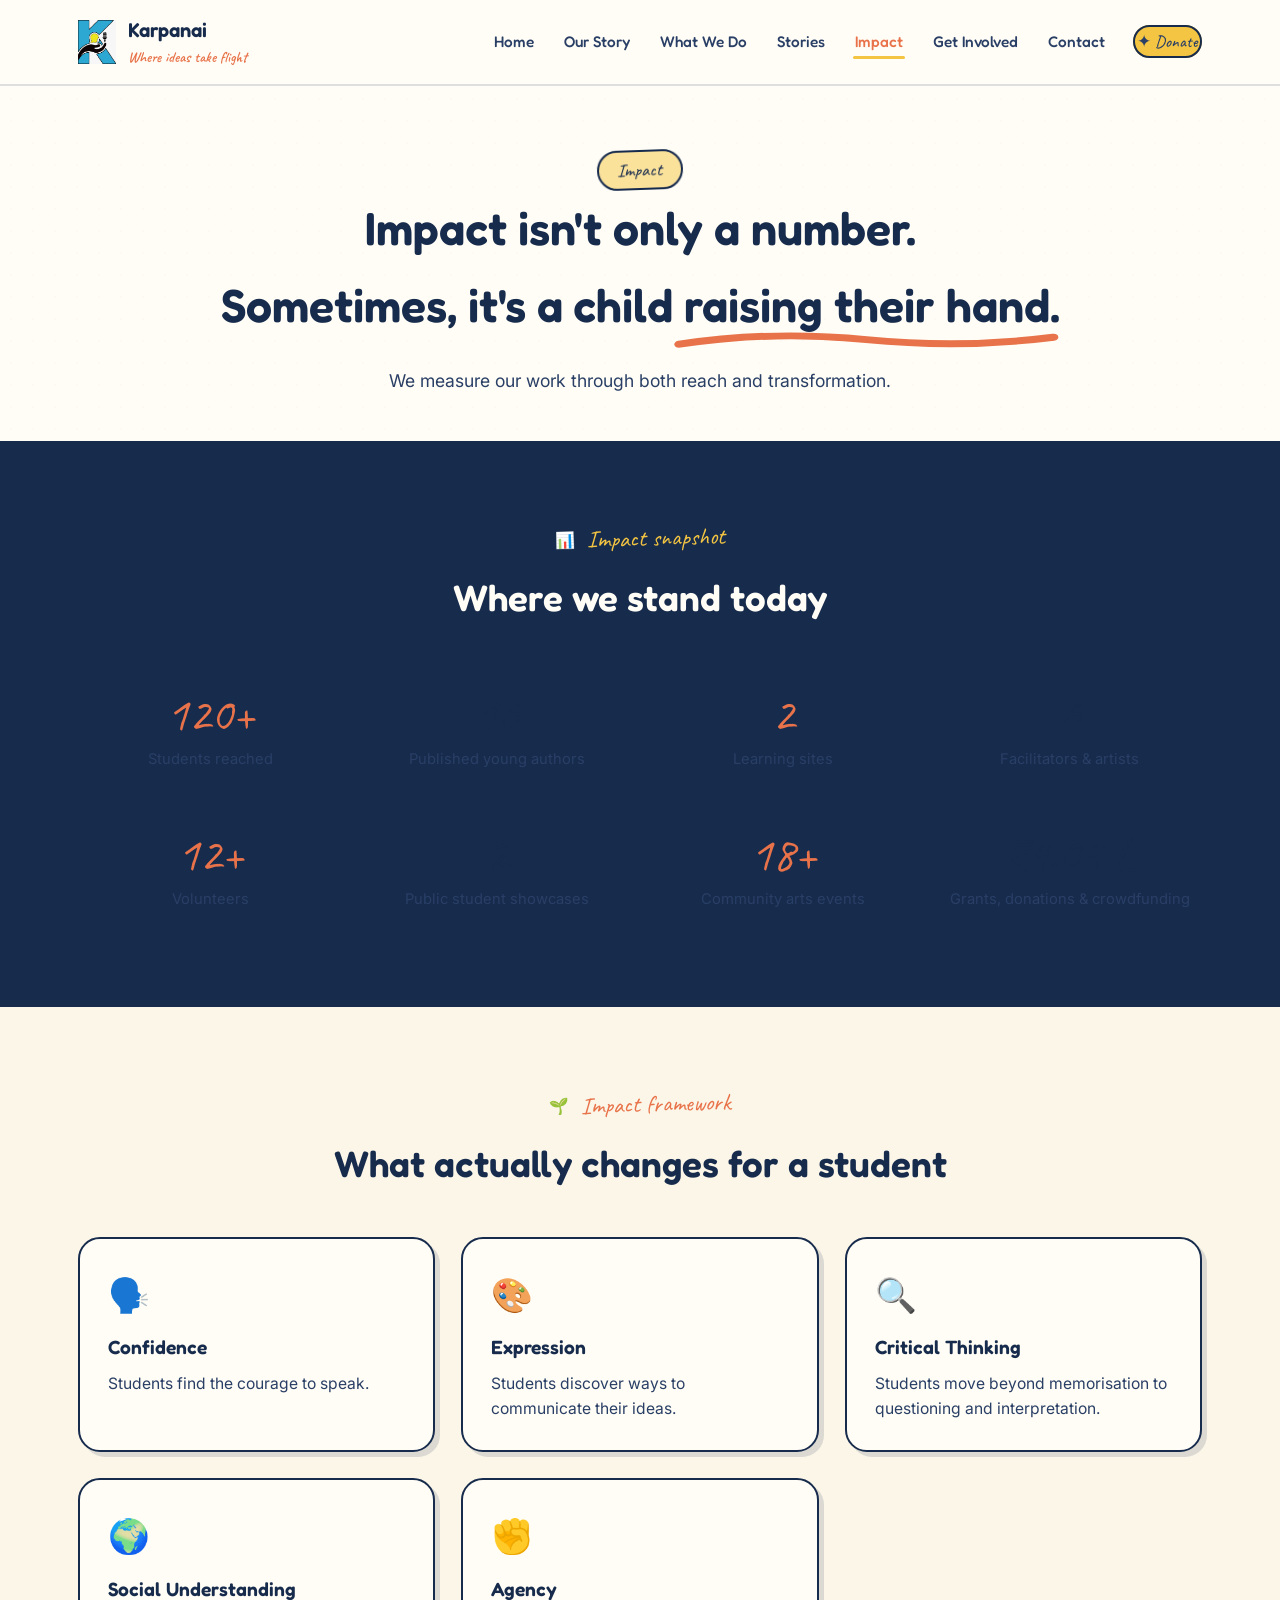
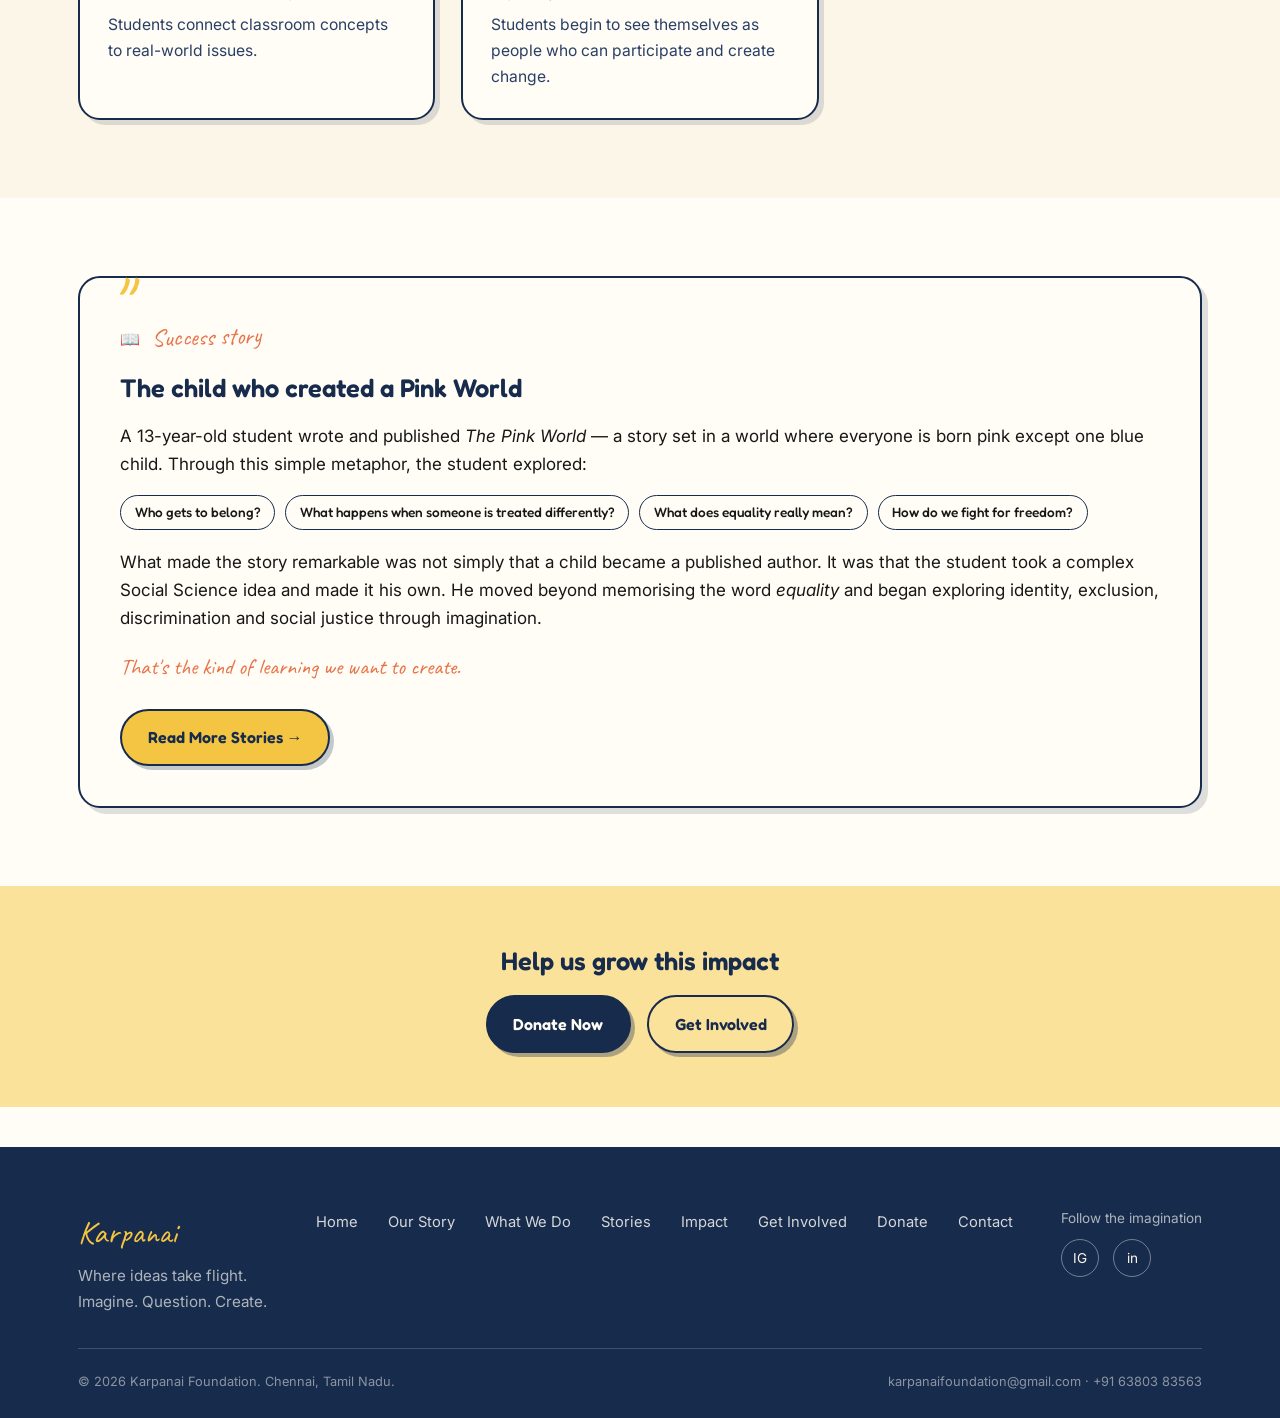
<file: impact.html>
<!DOCTYPE html>
<html lang="en">
<head>
<meta charset="UTF-8">
<meta name="viewport" content="width=device-width, initial-scale=1.0">
<title>Impact | Karpanai Foundation</title>
<meta name="description" content="Impact is not only a number - sometimes it is a child raising their hand. See Karpanai Foundation's reach and transformation.">
<link rel="icon" href="assets/logo.jpg">
<link rel="stylesheet" href="css/style.css">
</head>
<body>
<div id="top"></div>
<header class="site-header">
  <nav class="nav">
    <a class="nav-brand" href="index.html">
      <img src="assets/logo.jpg" alt="Karpanai Foundation logo">
      <span>Karpanai<small>Where ideas take flight</small></span>
    </a>
    <ul class="nav-links" id="navLinks">
      <li><a href="index.html">Home</a></li>
      <li><a href="our-story.html">Our Story</a></li>
      <li><a href="what-we-do.html">What We Do</a></li>
      <li><a href="stories.html">Stories</a></li>
      <li><a href="impact.html">Impact</a></li>
      <li><a href="get-involved.html">Get Involved</a></li>
      <li><a href="contact.html">Contact</a></li>
      <li><a href="donate.html" class="nav-cta">✦ Donate</a></li>
    </ul>
    <button class="nav-toggle" id="navToggle" aria-label="Toggle menu" aria-expanded="false">
      <span></span><span></span><span></span>
    </button>
  </nav>
</header>


<section class="page-hero">
  <div class="wrap reveal">
    <span class="badge">Impact</span>
    <h1>Impact isn't only a number.<br>Sometimes, it's a child <span class="doodle-underline">raising their hand<svg viewBox="0 0 220 20" preserveAspectRatio="none"><path d="M2 14 Q55 2 110 10 T218 8"/></svg></span>.</h1>
    <p class="lede">We measure our work through both reach and transformation.</p>
  </div>
</section>

<section class="section-alt">
  <div class="wrap">
    <div class="section-head center reveal">
      <span class="eyebrow"><span class="pin">📊</span> Impact snapshot</span>
      <h2>Where we stand today</h2>
    </div>
    <div class="four-col reveal">
      <div class="stat"><span class="num" data-count="120" data-suffix="+">0</span><div class="label">Students reached</div></div>
      <div class="stat"><span class="num" data-count="16">0</span><div class="label">Published young authors</div></div>
      <div class="stat"><span class="num" data-count="2">0</span><div class="label">Learning sites</div></div>
      <div class="stat"><span class="num" data-count="6">0</span><div class="label">Facilitators & artists</div></div>
      <div class="stat"><span class="num" data-count="12" data-suffix="+">0</span><div class="label">Volunteers</div></div>
      <div class="stat"><span class="num" data-count="2">0</span><div class="label">Public student showcases</div></div>
      <div class="stat"><span class="num" data-count="18" data-suffix="+">0</span><div class="label">Community arts events</div></div>
      <div class="stat"><span class="num" data-prefix="₹" data-count="4.04" data-suffix=" L">0</span><div class="label">Grants, donations & crowdfunding</div></div>
    </div>
  </div>
</section>

<section class="section-paper-dim">
  <div class="wrap">
    <div class="section-head center reveal">
      <span class="eyebrow"><span class="pin">🌱</span> Impact framework</span>
      <h2>What actually changes for a student</h2>
    </div>
    <div class="three-col">
      <div class="card card-tilt reveal reveal-delay-1"><span class="icon">🗣️</span><h3>Confidence</h3><p>Students find the courage to speak.</p></div>
      <div class="card card-tilt reveal reveal-delay-2"><span class="icon">🎨</span><h3>Expression</h3><p>Students discover ways to communicate their ideas.</p></div>
      <div class="card card-tilt reveal reveal-delay-3"><span class="icon">🔍</span><h3>Critical Thinking</h3><p>Students move beyond memorisation to questioning and interpretation.</p></div>
      <div class="card card-tilt reveal reveal-delay-1"><span class="icon">🌍</span><h3>Social Understanding</h3><p>Students connect classroom concepts to real-world issues.</p></div>
      <div class="card card-tilt reveal reveal-delay-2"><span class="icon">✊</span><h3>Agency</h3><p>Students begin to see themselves as people who can participate and create change.</p></div>
    </div>
  </div>
</section>

<section>
  <div class="wrap">
    <div class="story-panel reveal">
      <span class="quote-mark">"</span>
      <span class="eyebrow"><span class="pin">📖</span> Success story</span>
      <h2>The child who created a Pink World</h2>
      <p>A 13-year-old student wrote and published <em>The Pink World</em> — a story set in a world where everyone is born pink except one blue child. Through this simple metaphor, the student explored:</p>
      <div class="pill-list">
        <span class="pill">Who gets to belong?</span>
        <span class="pill">What happens when someone is treated differently?</span>
        <span class="pill">What does equality really mean?</span>
        <span class="pill">How do we fight for freedom?</span>
      </div>
      <p style="margin-top:18px;">What made the story remarkable was not simply that a child became a published author. It was that the student took a complex Social Science idea and made it his own. He moved beyond memorising the word <em>equality</em> and began exploring identity, exclusion, discrimination and social justice through imagination.</p>
      <p style="font-family:var(--font-hand); font-size:1.4rem; color:var(--coral);">That's the kind of learning we want to create.</p>
      <a class="btn btn-yellow" href="stories.html">Read More Stories →</a>
    </div>
  </div>
</section>

<section class="section-tight section-yellow">
  <div class="wrap center reveal">
    <h2>Help us grow this impact</h2>
    <div class="btn-row" style="justify-content:center;">
      <a class="btn" href="donate.html">Donate Now</a>
      <a class="btn btn-ghost" href="get-involved.html">Get Involved</a>
    </div>
  </div>
</section>

<footer class="site-footer">
  <div class="wrap">
    <div class="footer-top">
      <div>
        <div class="footer-brand">Karpanai</div>
        <div class="footer-tag">Where ideas take flight.<br>Imagine. Question. Create.</div>
      </div>
      <ul class="footer-nav">
        <li><a href="index.html">Home</a></li>
        <li><a href="our-story.html">Our Story</a></li>
        <li><a href="what-we-do.html">What We Do</a></li>
        <li><a href="stories.html">Stories</a></li>
        <li><a href="impact.html">Impact</a></li>
        <li><a href="get-involved.html">Get Involved</a></li>
        <li><a href="donate.html">Donate</a></li>
        <li><a href="contact.html">Contact</a></li>
      </ul>
      <div>
        <div class="small-note" style="color:rgba(255,253,245,.65); margin-bottom:10px;">Follow the imagination</div>
        <div class="footer-social">
          <a href="https://instagram.com" target="_blank" rel="noopener" aria-label="Instagram">IG</a>
          <a href="https://linkedin.com" target="_blank" rel="noopener" aria-label="LinkedIn">in</a>
        </div>
      </div>
    </div>
    <div class="footer-bottom">
      <span>© <span id="year"></span> Karpanai Foundation. Chennai, Tamil Nadu.</span>
      <span>karpanaifoundation@gmail.com · +91 63803 83563</span>
    </div>
  </div>
</footer>
<a href="#top" id="toTop" aria-label="Back to top">↑</a>
<script src="https://code.jquery.com/jquery-3.7.1.min.js"></script>
<script src="js/main.js"></script>
<script>document.getElementById('year').textContent = new Date().getFullYear();</script>
</body>
</html>
</file>
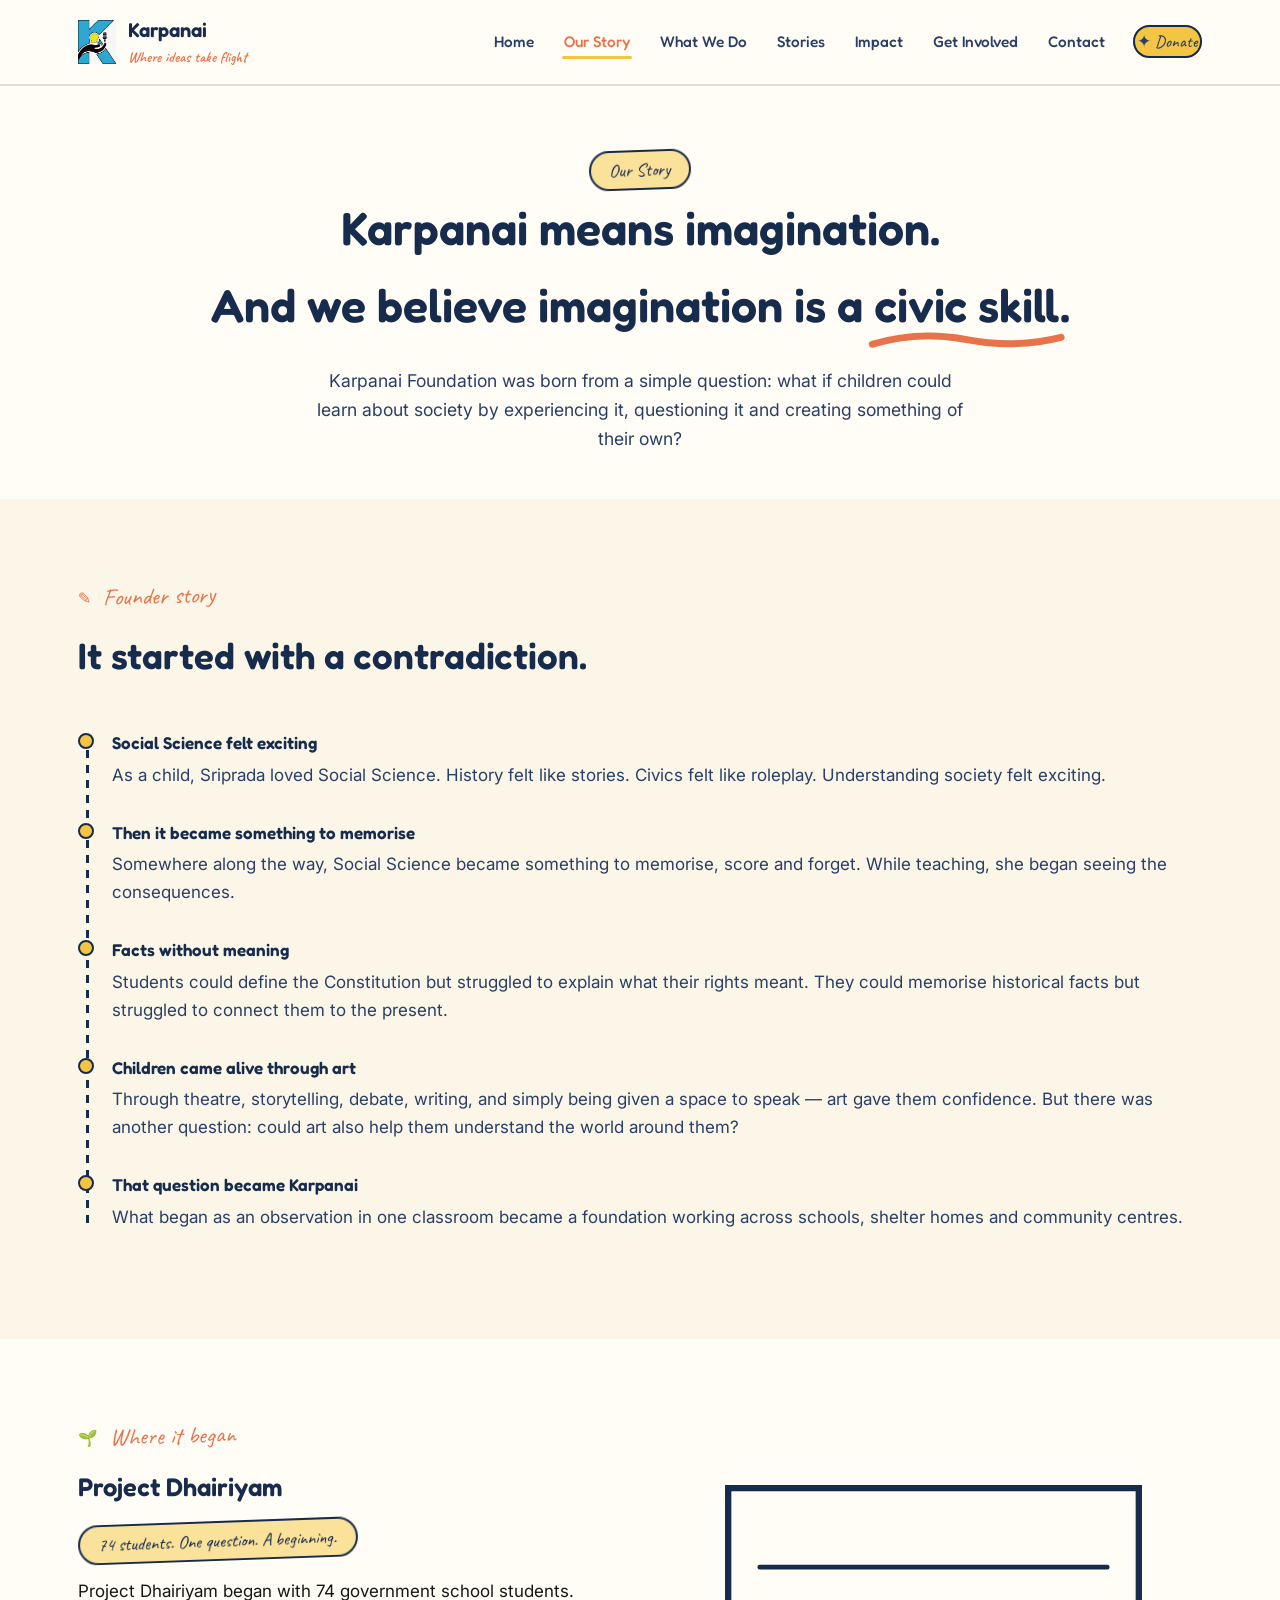
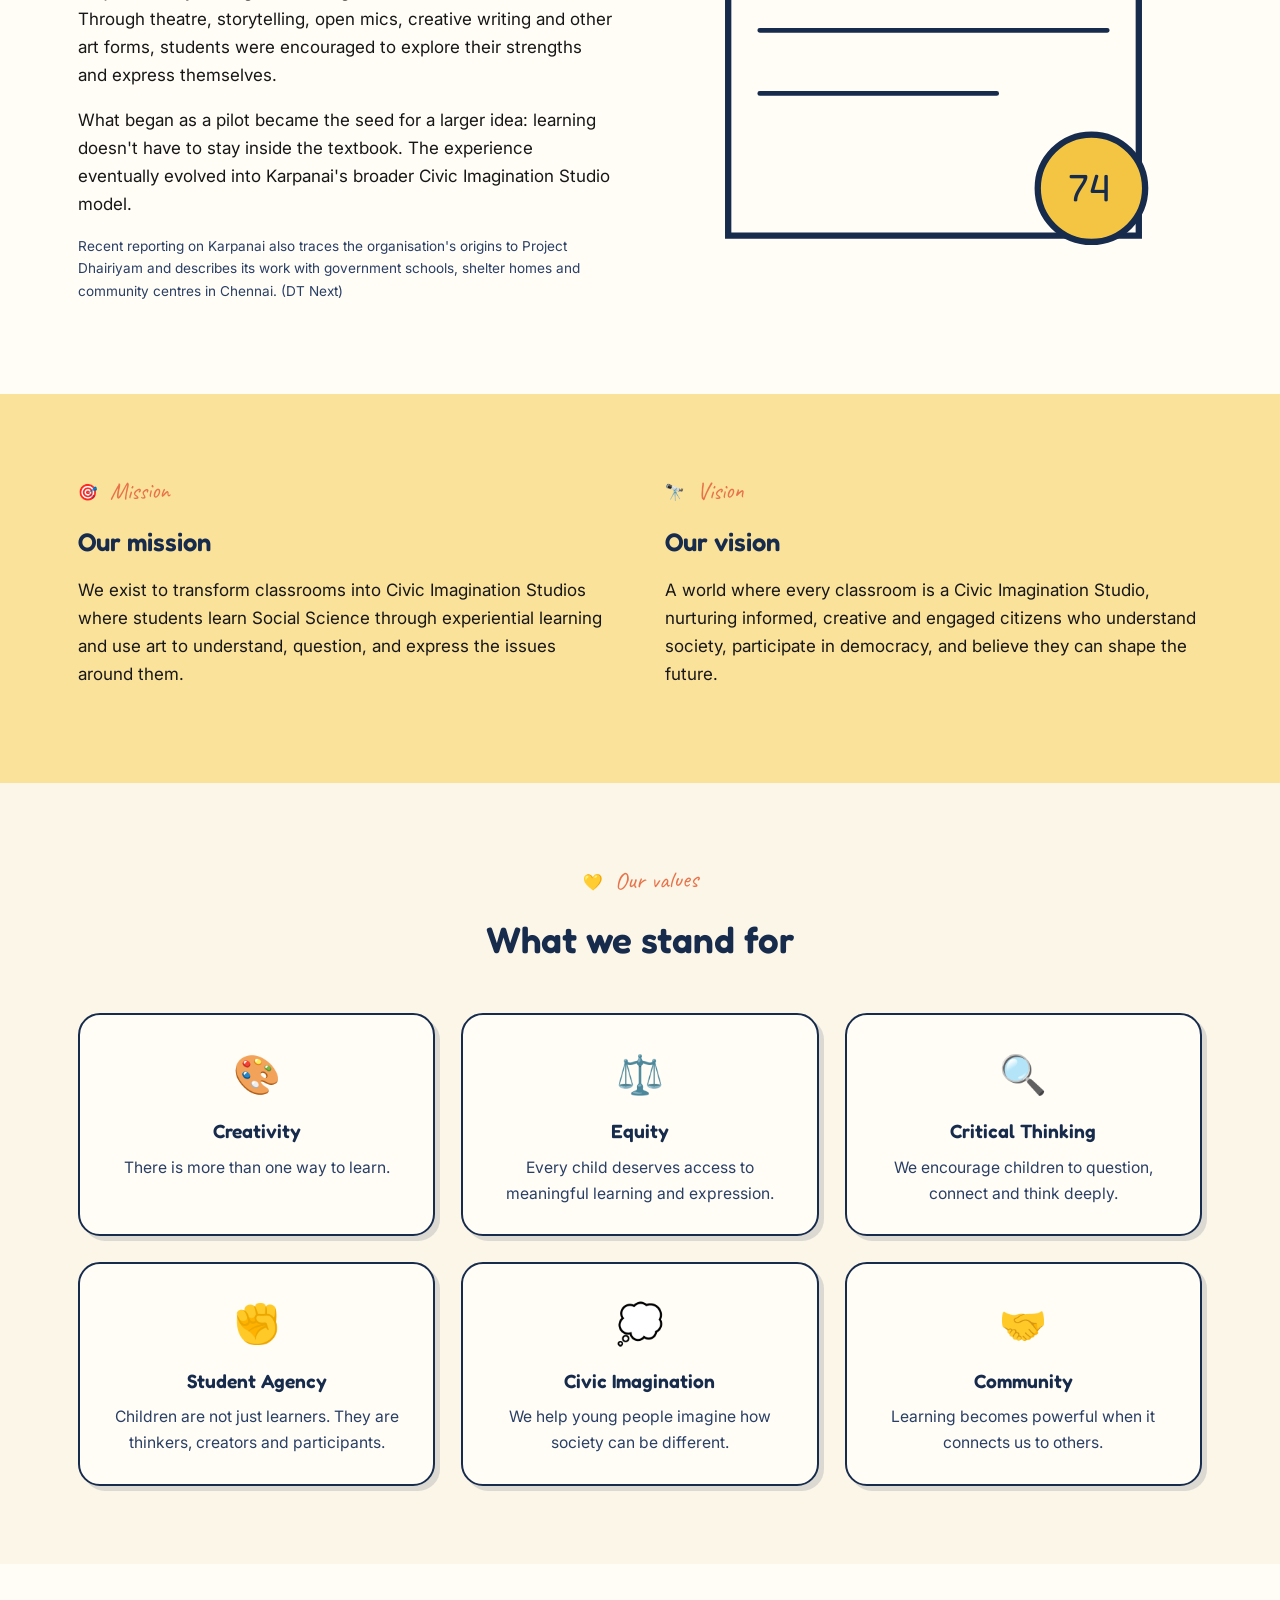
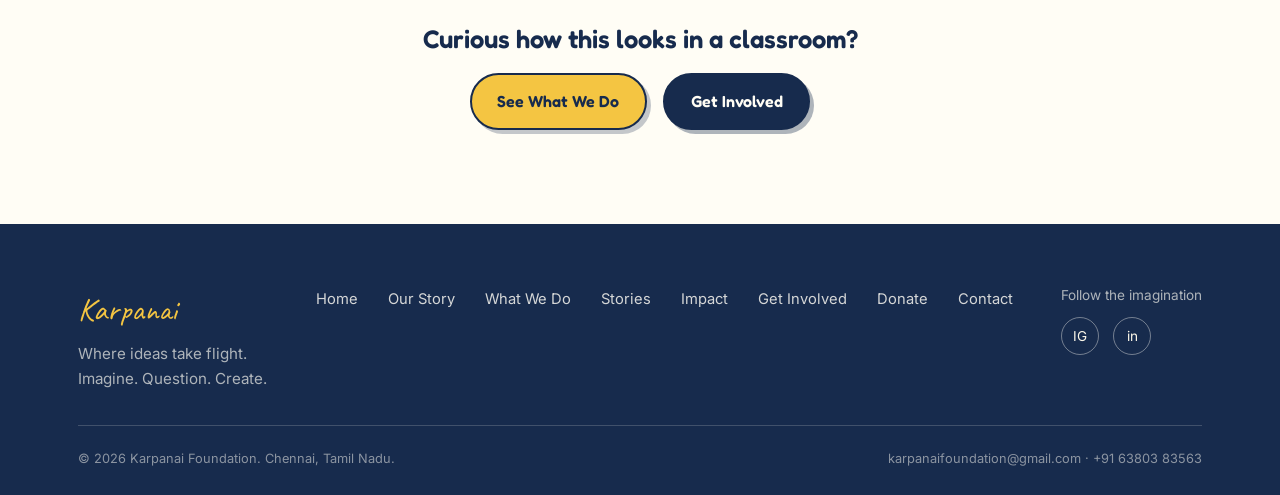
<file: our-story.html>
<!DOCTYPE html>
<html lang="en">
<head>
<meta charset="UTF-8">
<meta name="viewport" content="width=device-width, initial-scale=1.0">
<title>Our Story | Karpanai Foundation</title>
<meta name="description" content="Karpanai means imagination — and we believe imagination is a civic skill. Read the story behind Karpanai Foundation and Project Dhairiyam.">
<link rel="icon" href="assets/logo.jpg">
<link rel="stylesheet" href="css/style.css">
</head>
<body>
<div id="top"></div>
<header class="site-header">
  <nav class="nav">
    <a class="nav-brand" href="index.html">
      <img src="assets/logo.jpg" alt="Karpanai Foundation logo">
      <span>Karpanai<small>Where ideas take flight</small></span>
    </a>
    <ul class="nav-links" id="navLinks">
      <li><a href="index.html">Home</a></li>
      <li><a href="our-story.html">Our Story</a></li>
      <li><a href="what-we-do.html">What We Do</a></li>
      <li><a href="stories.html">Stories</a></li>
      <li><a href="impact.html">Impact</a></li>
      <li><a href="get-involved.html">Get Involved</a></li>
      <li><a href="contact.html">Contact</a></li>
      <li><a href="donate.html" class="nav-cta">✦ Donate</a></li>
    </ul>
    <button class="nav-toggle" id="navToggle" aria-label="Toggle menu" aria-expanded="false">
      <span></span><span></span><span></span>
    </button>
  </nav>
</header>


<section class="page-hero">
  <div class="wrap reveal">
    <span class="badge">Our Story</span>
    <h1>Karpanai means imagination.<br>And we believe imagination is a <span class="doodle-underline">civic skill<svg viewBox="0 0 160 20" preserveAspectRatio="none"><path d="M2 14 Q40 2 80 10 T158 8"/></svg></span>.</h1>
    <p class="lede">Karpanai Foundation was born from a simple question: what if children could learn about society by experiencing it, questioning it and creating something of their own?</p>
  </div>
</section>

<section class="section-paper-dim">
  <div class="wrap">
    <div class="section-head reveal">
      <span class="eyebrow"><span class="pin">✎</span> Founder story</span>
      <h2>It started with a contradiction.</h2>
    </div>
    <div class="timeline reveal">
      <div class="t-item">
        <h4>Social Science felt exciting</h4>
        <p>As a child, Sriprada loved Social Science. History felt like stories. Civics felt like roleplay. Understanding society felt exciting.</p>
      </div>
      <div class="t-item">
        <h4>Then it became something to memorise</h4>
        <p>Somewhere along the way, Social Science became something to memorise, score and forget. While teaching, she began seeing the consequences.</p>
      </div>
      <div class="t-item">
        <h4>Facts without meaning</h4>
        <p>Students could define the Constitution but struggled to explain what their rights meant. They could memorise historical facts but struggled to connect them to the present.</p>
      </div>
      <div class="t-item">
        <h4>Children came alive through art</h4>
        <p>Through theatre, storytelling, debate, writing, and simply being given a space to speak — art gave them confidence. But there was another question: could art also help them understand the world around them?</p>
      </div>
      <div class="t-item">
        <h4>That question became Karpanai</h4>
        <p>What began as an observation in one classroom became a foundation working across schools, shelter homes and community centres.</p>
      </div>
    </div>
  </div>
</section>

<section>
  <div class="wrap two-col">
    <div class="reveal">
      <span class="eyebrow"><span class="pin">🌱</span> Where it began</span>
      <h2>Project Dhairiyam</h2>
      <p class="badge" style="margin-bottom:16px;">74 students. One question. A beginning.</p>
      <p>Project Dhairiyam began with 74 government school students. Through theatre, storytelling, open mics, creative writing and other art forms, students were encouraged to explore their strengths and express themselves.</p>
      <p>What began as a pilot became the seed for a larger idea: learning doesn't have to stay inside the textbook. The experience eventually evolved into Karpanai's broader Civic Imagination Studio model.</p>
      <p class="small-note">Recent reporting on Karpanai also traces the organisation's origins to Project Dhairiyam and describes its work with government schools, shelter homes and community centres in Chennai. (DT Next)</p>
    </div>
    <div class="reveal reveal-delay-2" aria-hidden="true">
      <svg viewBox="0 0 340 300" width="100%">
        <path d="M40 40 h260 v220 h-260 Z" fill="none" stroke="#172B4D" stroke-width="4" rx="10"/>
        <path d="M60 90 h220 M60 130 h220 M60 170 h150" stroke="#172B4D" stroke-width="3" stroke-linecap="round"/>
        <circle cx="270" cy="230" r="34" fill="#F4C542" stroke="#172B4D" stroke-width="4"/>
        <text x="255" y="238" font-family="Fredoka" font-size="24" fill="#172B4D">74</text>
      </svg>
    </div>
  </div>
</section>

<section class="section-yellow">
  <div class="wrap two-col">
    <div class="reveal">
      <span class="eyebrow"><span class="pin">🎯</span> Mission</span>
      <h2>Our mission</h2>
      <p>We exist to transform classrooms into Civic Imagination Studios where students learn Social Science through experiential learning and use art to understand, question, and express the issues around them.</p>
    </div>
    <div class="reveal reveal-delay-2">
      <span class="eyebrow"><span class="pin">🔭</span> Vision</span>
      <h2>Our vision</h2>
      <p>A world where every classroom is a Civic Imagination Studio, nurturing informed, creative and engaged citizens who understand society, participate in democracy, and believe they can shape the future.</p>
    </div>
  </div>
</section>

<section class="section-paper-dim">
  <div class="wrap">
    <div class="section-head center reveal">
      <span class="eyebrow"><span class="pin">💛</span> Our values</span>
      <h2>What we stand for</h2>
    </div>
    <div class="three-col">
      <div class="card value-card card-tilt reveal reveal-delay-1"><span class="icon">🎨</span><h3>Creativity</h3><p>There is more than one way to learn.</p></div>
      <div class="card value-card card-tilt reveal reveal-delay-2"><span class="icon">⚖️</span><h3>Equity</h3><p>Every child deserves access to meaningful learning and expression.</p></div>
      <div class="card value-card card-tilt reveal reveal-delay-3"><span class="icon">🔍</span><h3>Critical Thinking</h3><p>We encourage children to question, connect and think deeply.</p></div>
      <div class="card value-card card-tilt reveal reveal-delay-1"><span class="icon">✊</span><h3>Student Agency</h3><p>Children are not just learners. They are thinkers, creators and participants.</p></div>
      <div class="card value-card card-tilt reveal reveal-delay-2"><span class="icon">💭</span><h3>Civic Imagination</h3><p>We help young people imagine how society can be different.</p></div>
      <div class="card value-card card-tilt reveal reveal-delay-3"><span class="icon">🤝</span><h3>Community</h3><p>Learning becomes powerful when it connects us to others.</p></div>
    </div>
  </div>
</section>

<section class="section-tight">
  <div class="wrap center reveal">
    <h2>Curious how this looks in a classroom?</h2>
    <div class="btn-row" style="justify-content:center;">
      <a class="btn btn-yellow" href="what-we-do.html">See What We Do</a>
      <a class="btn" href="get-involved.html">Get Involved</a>
    </div>
  </div>
</section>

<footer class="site-footer">
  <div class="wrap">
    <div class="footer-top">
      <div>
        <div class="footer-brand">Karpanai</div>
        <div class="footer-tag">Where ideas take flight.<br>Imagine. Question. Create.</div>
      </div>
      <ul class="footer-nav">
        <li><a href="index.html">Home</a></li>
        <li><a href="our-story.html">Our Story</a></li>
        <li><a href="what-we-do.html">What We Do</a></li>
        <li><a href="stories.html">Stories</a></li>
        <li><a href="impact.html">Impact</a></li>
        <li><a href="get-involved.html">Get Involved</a></li>
        <li><a href="donate.html">Donate</a></li>
        <li><a href="contact.html">Contact</a></li>
      </ul>
      <div>
        <div class="small-note" style="color:rgba(255,253,245,.65); margin-bottom:10px;">Follow the imagination</div>
        <div class="footer-social">
          <a href="https://instagram.com" target="_blank" rel="noopener" aria-label="Instagram">IG</a>
          <a href="https://linkedin.com" target="_blank" rel="noopener" aria-label="LinkedIn">in</a>
        </div>
      </div>
    </div>
    <div class="footer-bottom">
      <span>© <span id="year"></span> Karpanai Foundation. Chennai, Tamil Nadu.</span>
      <span>karpanaifoundation@gmail.com · +91 63803 83563</span>
    </div>
  </div>
</footer>
<a href="#top" id="toTop" aria-label="Back to top">↑</a>
<script src="https://code.jquery.com/jquery-3.7.1.min.js"></script>
<script src="js/main.js"></script>
<script>document.getElementById('year').textContent = new Date().getFullYear();</script>
</body>
</html>
</file>
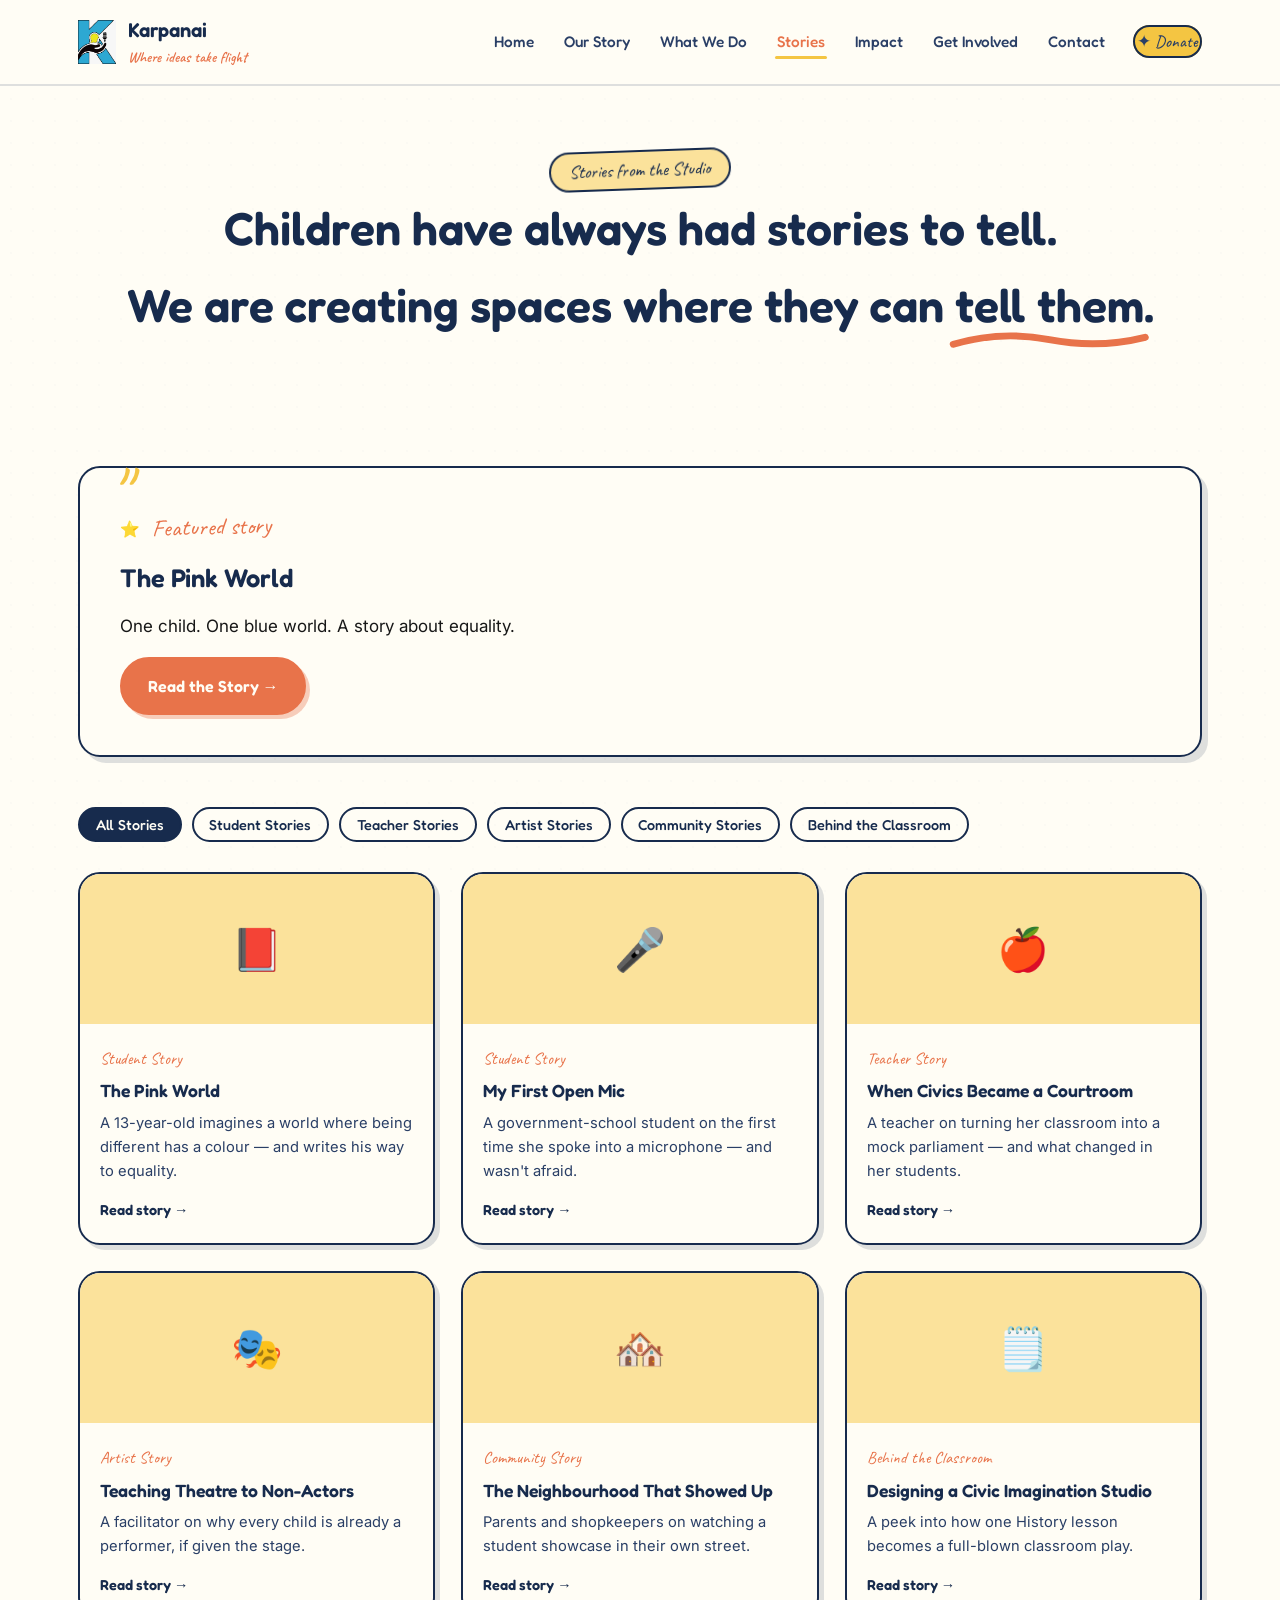
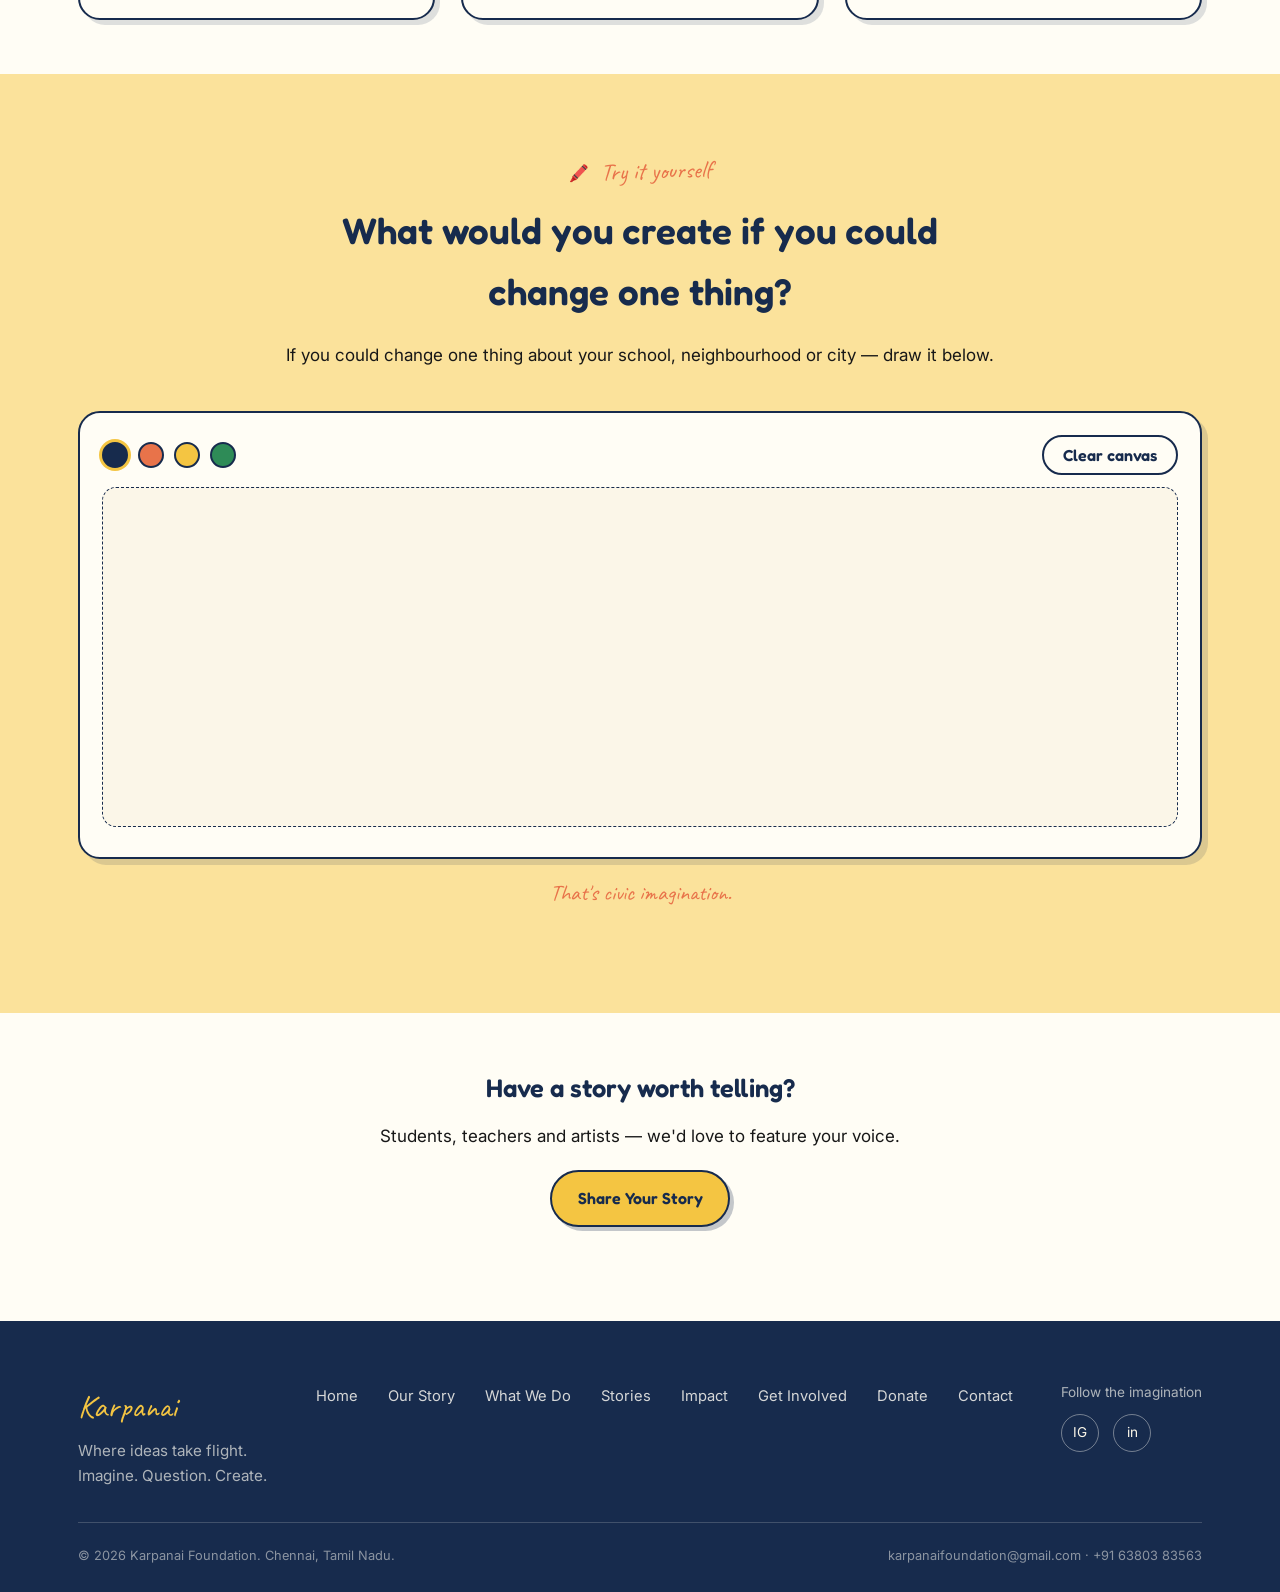
<file: stories.html>
<!DOCTYPE html>
<html lang="en">
<head>
<meta charset="UTF-8">
<meta name="viewport" content="width=device-width, initial-scale=1.0">
<title>Stories | Karpanai Foundation</title>
<meta name="description" content="Stories from the Studio — student, teacher, artist and community voices from Karpanai Foundation classrooms.">
<link rel="icon" href="assets/logo.jpg">
<link rel="stylesheet" href="css/style.css">
</head>
<body>
<div id="top"></div>
<header class="site-header">
  <nav class="nav">
    <a class="nav-brand" href="index.html">
      <img src="assets/logo.jpg" alt="Karpanai Foundation logo">
      <span>Karpanai<small>Where ideas take flight</small></span>
    </a>
    <ul class="nav-links" id="navLinks">
      <li><a href="index.html">Home</a></li>
      <li><a href="our-story.html">Our Story</a></li>
      <li><a href="what-we-do.html">What We Do</a></li>
      <li><a href="stories.html">Stories</a></li>
      <li><a href="impact.html">Impact</a></li>
      <li><a href="get-involved.html">Get Involved</a></li>
      <li><a href="contact.html">Contact</a></li>
      <li><a href="donate.html" class="nav-cta">✦ Donate</a></li>
    </ul>
    <button class="nav-toggle" id="navToggle" aria-label="Toggle menu" aria-expanded="false">
      <span></span><span></span><span></span>
    </button>
  </nav>
</header>


<section class="page-hero">
  <div class="wrap reveal">
    <span class="badge">Stories from the Studio</span>
    <h1>Children have always had stories to tell.<br>We are creating spaces where they can <span class="doodle-underline">tell them<svg viewBox="0 0 160 20" preserveAspectRatio="none"><path d="M2 14 Q40 2 80 10 T158 8"/></svg></span>.</h1>
  </div>
</section>

<section class="section-tight">
  <div class="wrap">
    <div class="story-panel reveal" style="margin-bottom:50px;">
      <span class="quote-mark">"</span>
      <span class="eyebrow"><span class="pin">⭐</span> Featured story</span>
      <h2>The Pink World</h2>
      <p>One child. One blue world. A story about equality.</p>
      <a class="btn btn-coral" href="impact.html#top">Read the Story →</a>
    </div>

    <div class="story-tabs reveal">
      <button class="story-tab active" data-cat="all">All Stories</button>
      <button class="story-tab" data-cat="student">Student Stories</button>
      <button class="story-tab" data-cat="teacher">Teacher Stories</button>
      <button class="story-tab" data-cat="artist">Artist Stories</button>
      <button class="story-tab" data-cat="community">Community Stories</button>
      <button class="story-tab" data-cat="behind">Behind the Classroom</button>
    </div>

    <div class="story-grid reveal">
      <div class="story-card" data-cat="student">
        <div class="story-thumb">📕</div>
        <div class="story-body">
          <span class="story-cat">Student Story</span>
          <h3>The Pink World</h3>
          <p>A 13-year-old imagines a world where being different has a colour — and writes his way to equality.</p>
          <a href="impact.html#top">Read story →</a>
        </div>
      </div>
      <div class="story-card" data-cat="student">
        <div class="story-thumb">🎤</div>
        <div class="story-body">
          <span class="story-cat">Student Story</span>
          <h3>My First Open Mic</h3>
          <p>A government-school student on the first time she spoke into a microphone — and wasn't afraid.</p>
          <a href="#">Read story →</a>
        </div>
      </div>
      <div class="story-card" data-cat="teacher">
        <div class="story-thumb">🍎</div>
        <div class="story-body">
          <span class="story-cat">Teacher Story</span>
          <h3>When Civics Became a Courtroom</h3>
          <p>A teacher on turning her classroom into a mock parliament — and what changed in her students.</p>
          <a href="#">Read story →</a>
        </div>
      </div>
      <div class="story-card" data-cat="artist">
        <div class="story-thumb">🎭</div>
        <div class="story-body">
          <span class="story-cat">Artist Story</span>
          <h3>Teaching Theatre to Non-Actors</h3>
          <p>A facilitator on why every child is already a performer, if given the stage.</p>
          <a href="#">Read story →</a>
        </div>
      </div>
      <div class="story-card" data-cat="community">
        <div class="story-thumb">🏘️</div>
        <div class="story-body">
          <span class="story-cat">Community Story</span>
          <h3>The Neighbourhood That Showed Up</h3>
          <p>Parents and shopkeepers on watching a student showcase in their own street.</p>
          <a href="#">Read story →</a>
        </div>
      </div>
      <div class="story-card" data-cat="behind">
        <div class="story-thumb">🗒️</div>
        <div class="story-body">
          <span class="story-cat">Behind the Classroom</span>
          <h3>Designing a Civic Imagination Studio</h3>
          <p>A peek into how one History lesson becomes a full-blown classroom play.</p>
          <a href="#">Read story →</a>
        </div>
      </div>
    </div>
  </div>
</section>

<section class="section-yellow">
  <div class="wrap">
    <div class="section-head center reveal">
      <span class="eyebrow"><span class="pin">🖍️</span> Try it yourself</span>
      <h2>What would you create if you could change one thing?</h2>
      <p class="lede" style="margin:0 auto;">If you could change one thing about your school, neighbourhood or city — draw it below.</p>
    </div>
    <div class="canvas-wrap reveal">
      <div class="canvas-toolbar">
        <div style="display:flex; gap:10px;">
          <button class="color-dot active" data-color="#172B4D" style="background:#172B4D;" aria-label="Ink blue"></button>
          <button class="color-dot" data-color="#E8734A" style="background:#E8734A;" aria-label="Coral"></button>
          <button class="color-dot" data-color="#F4C542" style="background:#F4C542;" aria-label="Yellow"></button>
          <button class="color-dot" data-color="#2E8B57" style="background:#2E8B57;" aria-label="Green"></button>
        </div>
        <button class="btn btn-ghost" id="clearCanvas" style="padding:.5em 1.2em; box-shadow:none;">Clear canvas</button>
      </div>
      <canvas id="imaginationCanvas" aria-label="Draw the change you'd like to see"></canvas>
    </div>
    <p class="canvas-caption reveal">That's civic imagination.</p>
  </div>
</section>

<section class="section-tight">
  <div class="wrap center reveal">
    <h2>Have a story worth telling?</h2>
    <p class="lede" style="margin:0 auto 20px;">Students, teachers and artists — we'd love to feature your voice.</p>
    <a class="btn btn-yellow" href="contact.html">Share Your Story</a>
  </div>
</section>

<footer class="site-footer">
  <div class="wrap">
    <div class="footer-top">
      <div>
        <div class="footer-brand">Karpanai</div>
        <div class="footer-tag">Where ideas take flight.<br>Imagine. Question. Create.</div>
      </div>
      <ul class="footer-nav">
        <li><a href="index.html">Home</a></li>
        <li><a href="our-story.html">Our Story</a></li>
        <li><a href="what-we-do.html">What We Do</a></li>
        <li><a href="stories.html">Stories</a></li>
        <li><a href="impact.html">Impact</a></li>
        <li><a href="get-involved.html">Get Involved</a></li>
        <li><a href="donate.html">Donate</a></li>
        <li><a href="contact.html">Contact</a></li>
      </ul>
      <div>
        <div class="small-note" style="color:rgba(255,253,245,.65); margin-bottom:10px;">Follow the imagination</div>
        <div class="footer-social">
          <a href="https://instagram.com" target="_blank" rel="noopener" aria-label="Instagram">IG</a>
          <a href="https://linkedin.com" target="_blank" rel="noopener" aria-label="LinkedIn">in</a>
        </div>
      </div>
    </div>
    <div class="footer-bottom">
      <span>© <span id="year"></span> Karpanai Foundation. Chennai, Tamil Nadu.</span>
      <span>karpanaifoundation@gmail.com · +91 63803 83563</span>
    </div>
  </div>
</footer>
<a href="#top" id="toTop" aria-label="Back to top">↑</a>
<script src="https://code.jquery.com/jquery-3.7.1.min.js"></script>
<script src="js/main.js"></script>
<script>document.getElementById('year').textContent = new Date().getFullYear();</script>
</body>
</html>
</file>
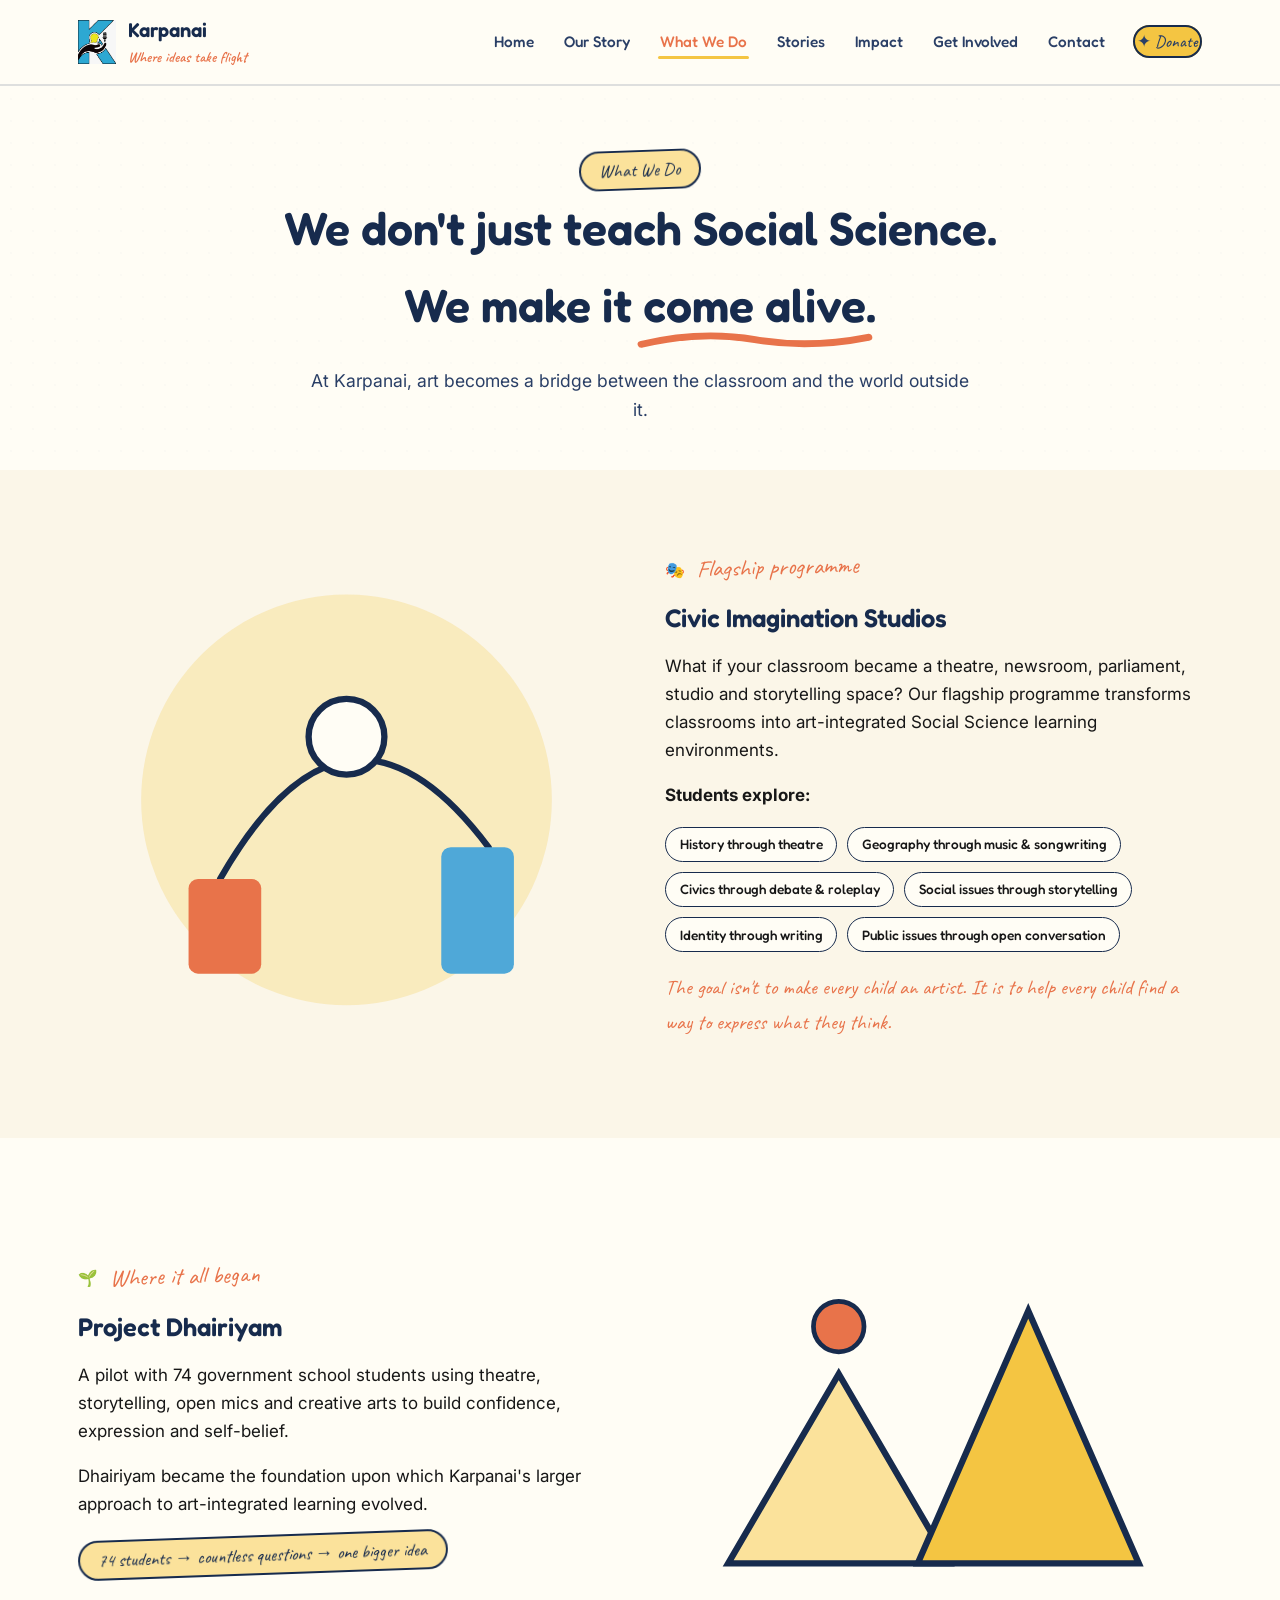
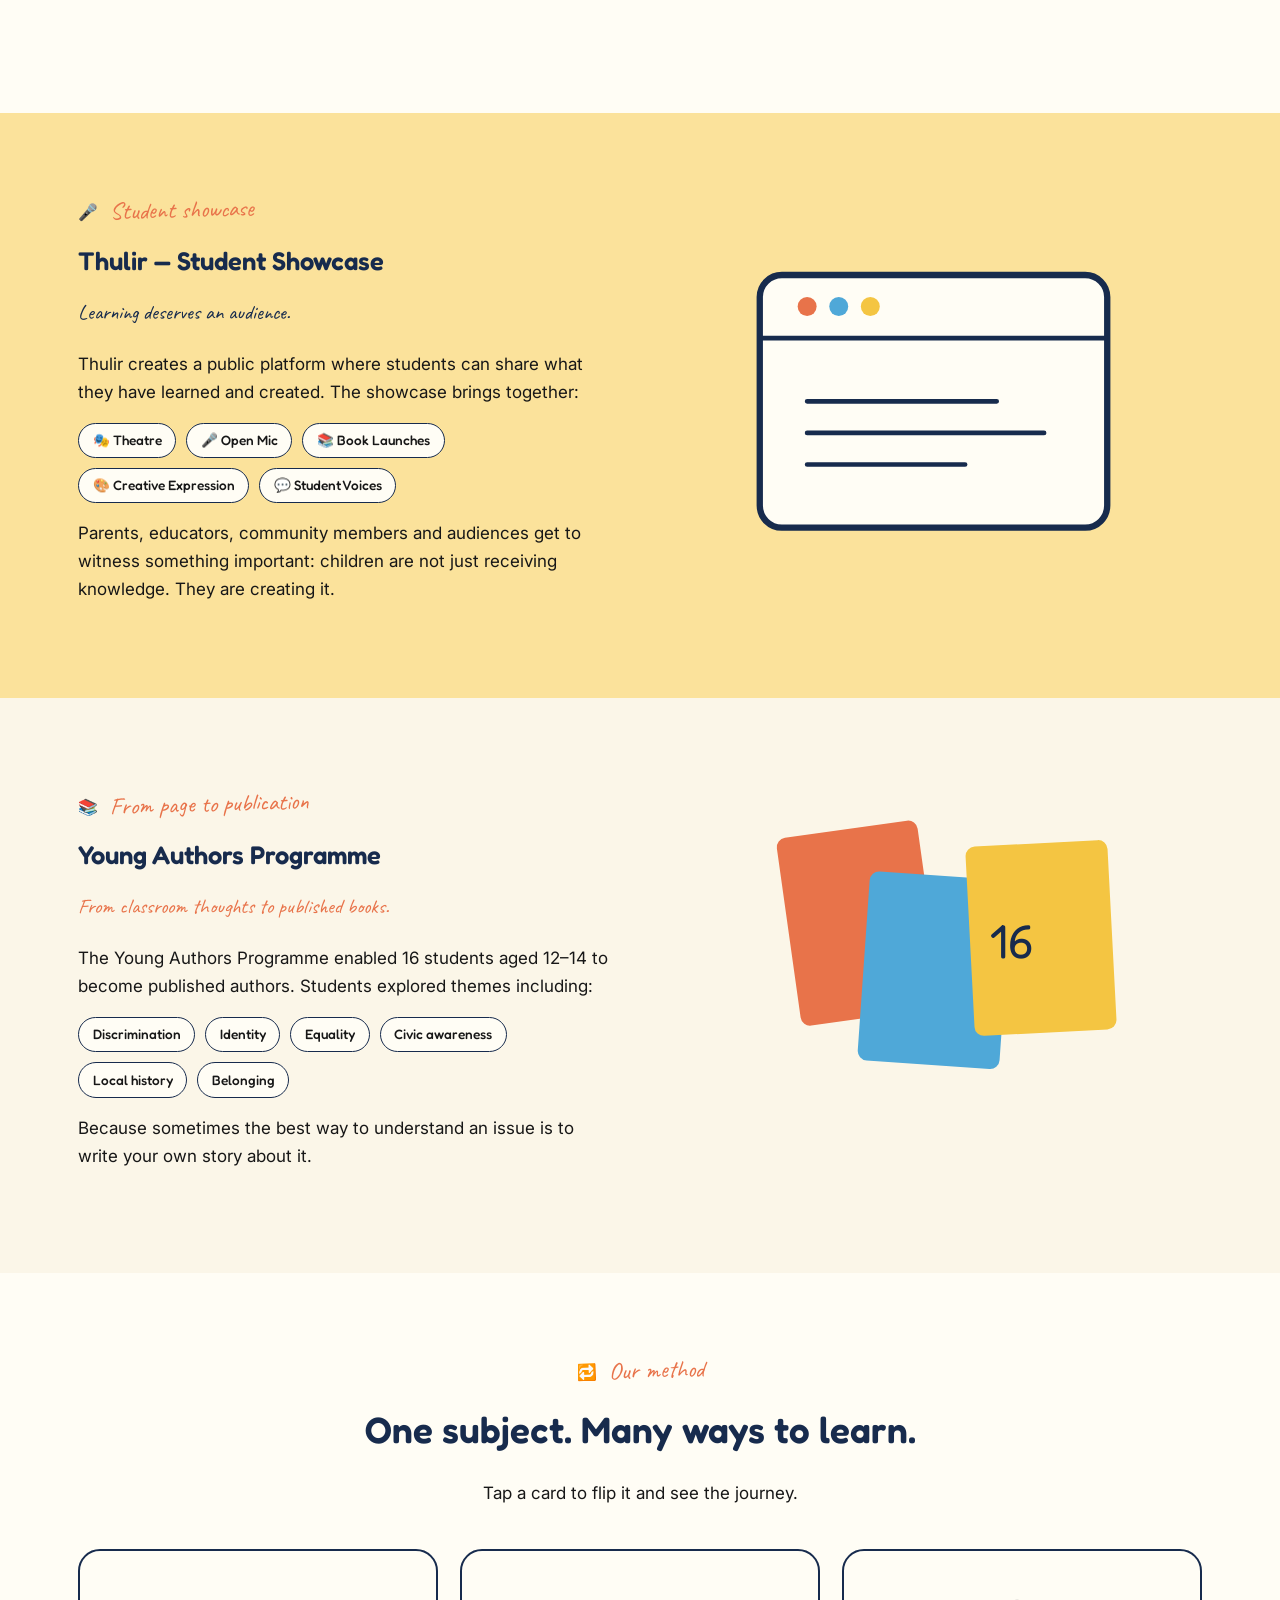
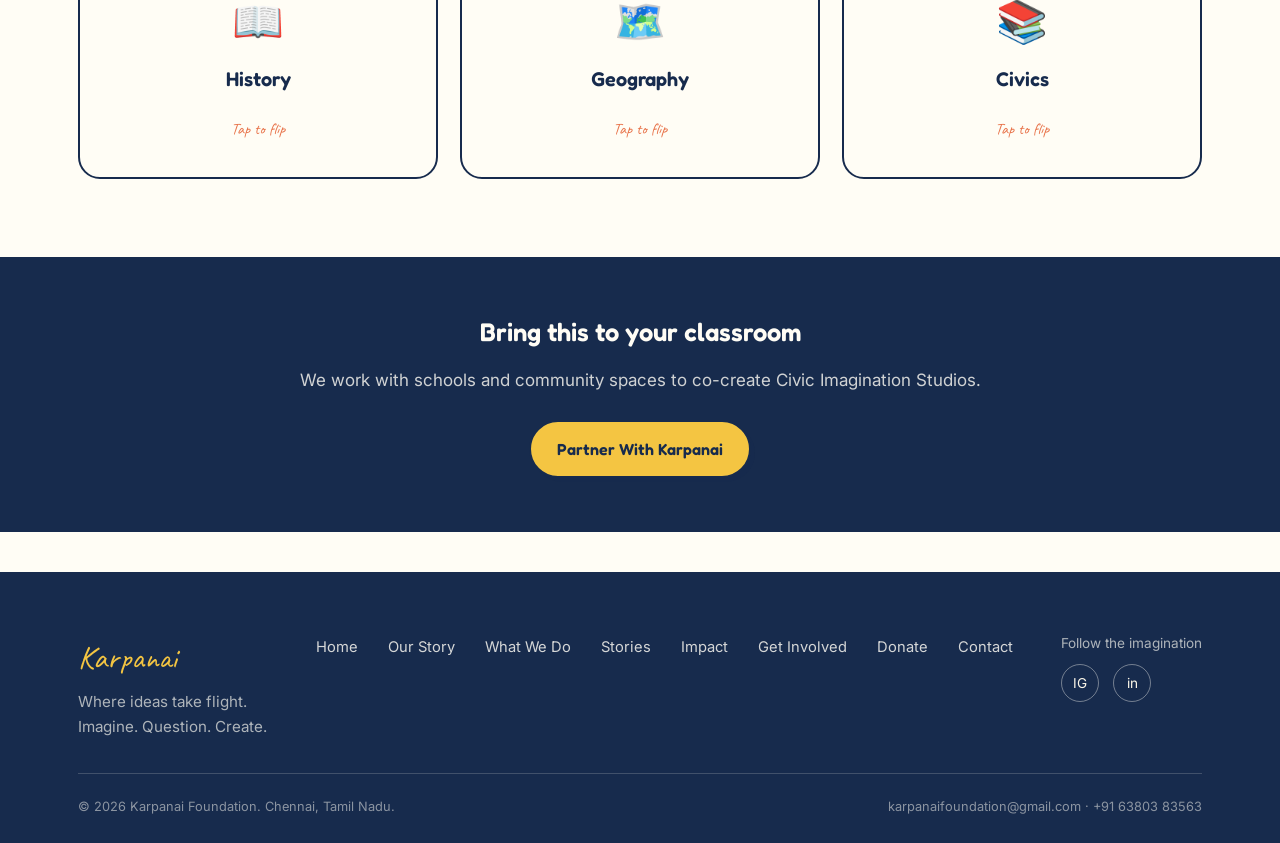
<file: what-we-do.html>
<!DOCTYPE html>
<html lang="en">
<head>
<meta charset="UTF-8">
<meta name="viewport" content="width=device-width, initial-scale=1.0">
<title>What We Do | Karpanai Foundation</title>
<meta name="description" content="Civic Imagination Studios, Project Dhairiyam, Thulir Showcase and the Young Authors Programme — how Karpanai brings art-integrated Social Science to classrooms.">
<link rel="icon" href="assets/logo.jpg">
<link rel="stylesheet" href="css/style.css">
</head>
<body>
<div id="top"></div>
<header class="site-header">
  <nav class="nav">
    <a class="nav-brand" href="index.html">
      <img src="assets/logo.jpg" alt="Karpanai Foundation logo">
      <span>Karpanai<small>Where ideas take flight</small></span>
    </a>
    <ul class="nav-links" id="navLinks">
      <li><a href="index.html">Home</a></li>
      <li><a href="our-story.html">Our Story</a></li>
      <li><a href="what-we-do.html">What We Do</a></li>
      <li><a href="stories.html">Stories</a></li>
      <li><a href="impact.html">Impact</a></li>
      <li><a href="get-involved.html">Get Involved</a></li>
      <li><a href="contact.html">Contact</a></li>
      <li><a href="donate.html" class="nav-cta">✦ Donate</a></li>
    </ul>
    <button class="nav-toggle" id="navToggle" aria-label="Toggle menu" aria-expanded="false">
      <span></span><span></span><span></span>
    </button>
  </nav>
</header>


<section class="page-hero">
  <div class="wrap reveal">
    <span class="badge">What We Do</span>
    <h1>We don't just teach Social Science.<br>We make it <span class="doodle-underline">come alive<svg viewBox="0 0 170 20" preserveAspectRatio="none"><path d="M2 14 Q45 2 85 10 T168 8"/></svg></span>.</h1>
    <p class="lede">At Karpanai, art becomes a bridge between the classroom and the world outside it.</p>
  </div>
</section>

<section class="section-paper-dim">
  <div class="wrap two-col">
    <div class="reveal" aria-hidden="true">
      <svg viewBox="0 0 340 300" width="100%">
        <circle cx="170" cy="150" r="130" fill="#F4C542" opacity=".25"/>
        <path d="M90 200 q80 -140 170 -20" stroke="#172B4D" stroke-width="4" fill="none" stroke-linecap="round"/>
        <rect x="70" y="200" width="46" height="60" rx="6" fill="#E8734A"/>
        <rect x="230" y="180" width="46" height="80" rx="6" fill="#4FA8D8"/>
        <circle cx="170" cy="110" r="24" fill="#FFFDF5" stroke="#172B4D" stroke-width="4"/>
      </svg>
    </div>
    <div class="reveal reveal-delay-2">
      <span class="eyebrow"><span class="pin">🎭</span> Flagship programme</span>
      <h2>Civic Imagination Studios</h2>
      <p>What if your classroom became a theatre, newsroom, parliament, studio and storytelling space? Our flagship programme transforms classrooms into art-integrated Social Science learning environments.</p>
      <p><strong>Students explore:</strong></p>
      <div class="pill-list">
        <span class="pill">History through theatre</span>
        <span class="pill">Geography through music & songwriting</span>
        <span class="pill">Civics through debate & roleplay</span>
        <span class="pill">Social issues through storytelling</span>
        <span class="pill">Identity through writing</span>
        <span class="pill">Public issues through open conversation</span>
      </div>
      <p style="margin-top:18px; font-family:var(--font-hand); font-size:1.3rem; color:var(--coral);">The goal isn't to make every child an artist. It is to help every child find a way to express what they think.</p>
    </div>
  </div>
</section>

<section>
  <div class="wrap two-col">
    <div class="reveal">
      <span class="eyebrow"><span class="pin">🌱</span> Where it all began</span>
      <h2>Project Dhairiyam</h2>
      <p>A pilot with 74 government school students using theatre, storytelling, open mics and creative arts to build confidence, expression and self-belief.</p>
      <p>Dhairiyam became the foundation upon which Karpanai's larger approach to art-integrated learning evolved.</p>
      <p class="badge">74 students → countless questions → one bigger idea</p>
    </div>
    <div class="reveal reveal-delay-2" aria-hidden="true">
      <svg viewBox="0 0 340 260" width="100%">
        <path d="M40 220 L110 100 L180 220 Z" fill="#FBE29B" stroke="#172B4D" stroke-width="4"/>
        <path d="M160 220 L230 60 L300 220 Z" fill="#F4C542" stroke="#172B4D" stroke-width="4"/>
        <circle cx="110" cy="70" r="16" fill="#E8734A" stroke="#172B4D" stroke-width="3"/>
      </svg>
    </div>
  </div>
</section>

<section class="section-yellow">
  <div class="wrap two-col">
    <div class="reveal reveal-delay-2" style="order:2" aria-hidden="true">
      <svg viewBox="0 0 340 260" width="100%">
        <rect x="60" y="50" width="220" height="160" rx="14" fill="#FFFDF5" stroke="#172B4D" stroke-width="4"/>
        <path d="M60 90 h220" stroke="#172B4D" stroke-width="3"/>
        <circle cx="90" cy="70" r="6" fill="#E8734A"/>
        <circle cx="110" cy="70" r="6" fill="#4FA8D8"/>
        <circle cx="130" cy="70" r="6" fill="#F4C542"/>
        <path d="M90 130 h120 M90 150 h150 M90 170 h100" stroke="#172B4D" stroke-width="3" stroke-linecap="round"/>
      </svg>
    </div>
    <div class="reveal" style="order:1">
      <span class="eyebrow"><span class="pin">🎤</span> Student showcase</span>
      <h2>Thulir — Student Showcase</h2>
      <p style="font-family:var(--font-hand); font-size:1.3rem; color:var(--ink);">Learning deserves an audience.</p>
      <p>Thulir creates a public platform where students can share what they have learned and created. The showcase brings together:</p>
      <div class="pill-list">
        <span class="pill">🎭 Theatre</span>
        <span class="pill">🎤 Open Mic</span>
        <span class="pill">📚 Book Launches</span>
        <span class="pill">🎨 Creative Expression</span>
        <span class="pill">💬 Student Voices</span>
      </div>
      <p style="margin-top:16px;">Parents, educators, community members and audiences get to witness something important: children are not just receiving knowledge. They are creating it.</p>
    </div>
  </div>
</section>

<section class="section-paper-dim">
  <div class="wrap two-col">
    <div class="reveal">
      <span class="eyebrow"><span class="pin">📚</span> From page to publication</span>
      <h2>Young Authors Programme</h2>
      <p style="font-family:var(--font-hand); font-size:1.3rem; color:var(--coral);">From classroom thoughts to published books.</p>
      <p>The Young Authors Programme enabled 16 students aged 12–14 to become published authors. Students explored themes including:</p>
      <div class="pill-list">
        <span class="pill">Discrimination</span>
        <span class="pill">Identity</span>
        <span class="pill">Equality</span>
        <span class="pill">Civic awareness</span>
        <span class="pill">Local history</span>
        <span class="pill">Belonging</span>
      </div>
      <p style="margin-top:16px;">Because sometimes the best way to understand an issue is to write your own story about it.</p>
    </div>
    <div class="reveal reveal-delay-2" aria-hidden="true">
      <svg viewBox="0 0 340 260" width="100%">
        <rect x="70" y="40" width="90" height="120" rx="6" fill="#E8734A" transform="rotate(-8 70 40)"/>
        <rect x="130" y="60" width="90" height="120" rx="6" fill="#4FA8D8" transform="rotate(4 130 60)"/>
        <rect x="190" y="45" width="90" height="120" rx="6" fill="#F4C542" transform="rotate(-3 190 45)"/>
        <text x="205" y="115" font-family="Fredoka" font-size="30" fill="#172B4D">16</text>
      </svg>
    </div>
  </div>
</section>

<section>
  <div class="wrap">
    <div class="section-head center reveal">
      <span class="eyebrow"><span class="pin">🔁</span> Our method</span>
      <h2>One subject. Many ways to learn.</h2>
      <p class="lede" style="margin:0 auto;">Tap a card to flip it and see the journey.</p>
    </div>
    <div class="flipbook reveal">
      <div class="flip-card">
        <div class="flip-inner">
          <div class="flip-face flip-front">
            <span class="big-emoji">📖</span>
            <h3>History</h3>
            <span class="tap">Tap to flip</span>
          </div>
          <div class="flip-face flip-back">
            <ol>
              <li>Textbook</li>
              <li>Play 🎭</li>
              <li>Character monologue 🗣️</li>
              <li>Reflection 💭</li>
            </ol>
          </div>
        </div>
      </div>
      <div class="flip-card">
        <div class="flip-inner">
          <div class="flip-face flip-front">
            <span class="big-emoji">🗺️</span>
            <h3>Geography</h3>
            <span class="tap">Tap to flip</span>
          </div>
          <div class="flip-face flip-back">
            <ol>
              <li>Map</li>
              <li>Song 🎵</li>
              <li>Local observation 🏙️</li>
              <li>Discussion 💬</li>
            </ol>
          </div>
        </div>
      </div>
      <div class="flip-card">
        <div class="flip-inner">
          <div class="flip-face flip-front">
            <span class="big-emoji">📚</span>
            <h3>Civics</h3>
            <span class="tap">Tap to flip</span>
          </div>
          <div class="flip-face flip-back">
            <ol>
              <li>Constitution</li>
              <li>Roleplay ⚖️</li>
              <li>Debate 🗣️</li>
              <li>Student action ✊</li>
            </ol>
          </div>
        </div>
      </div>
    </div>
  </div>
</section>

<section class="section-tight section-alt">
  <div class="wrap center reveal">
    <h2>Bring this to your classroom</h2>
    <p class="lede" style="margin:0 auto 26px; color:rgba(255,253,245,.8);">We work with schools and community spaces to co-create Civic Imagination Studios.</p>
    <div class="btn-row" style="justify-content:center;">
      <a class="btn btn-yellow" href="get-involved.html">Partner With Karpanai</a>
    </div>
  </div>
</section>

<footer class="site-footer">
  <div class="wrap">
    <div class="footer-top">
      <div>
        <div class="footer-brand">Karpanai</div>
        <div class="footer-tag">Where ideas take flight.<br>Imagine. Question. Create.</div>
      </div>
      <ul class="footer-nav">
        <li><a href="index.html">Home</a></li>
        <li><a href="our-story.html">Our Story</a></li>
        <li><a href="what-we-do.html">What We Do</a></li>
        <li><a href="stories.html">Stories</a></li>
        <li><a href="impact.html">Impact</a></li>
        <li><a href="get-involved.html">Get Involved</a></li>
        <li><a href="donate.html">Donate</a></li>
        <li><a href="contact.html">Contact</a></li>
      </ul>
      <div>
        <div class="small-note" style="color:rgba(255,253,245,.65); margin-bottom:10px;">Follow the imagination</div>
        <div class="footer-social">
          <a href="https://instagram.com" target="_blank" rel="noopener" aria-label="Instagram">IG</a>
          <a href="https://linkedin.com" target="_blank" rel="noopener" aria-label="LinkedIn">in</a>
        </div>
      </div>
    </div>
    <div class="footer-bottom">
      <span>© <span id="year"></span> Karpanai Foundation. Chennai, Tamil Nadu.</span>
      <span>karpanaifoundation@gmail.com · +91 63803 83563</span>
    </div>
  </div>
</footer>
<a href="#top" id="toTop" aria-label="Back to top">↑</a>
<script src="https://code.jquery.com/jquery-3.7.1.min.js"></script>
<script src="js/main.js"></script>
<script>document.getElementById('year').textContent = new Date().getFullYear();</script>
</body>
</html>
</file>
<file: css/style.css>
/* ==========================================================================
   KARPANAI FOUNDATION — "Sketchbook" Design System
   Where ideas take flight.
   ========================================================================== */

@import url('https://fonts.googleapis.com/css2?family=Caveat:wght@500;600;700&family=Fredoka:wght@400;500;600;700&family=Inter:ital,wght@0,400;0,500;0,600;0,700;1,400&display=swap');

:root{
  --ink:        #172B4D;
  --ink-soft:   #2A3F66;
  --yellow:     #F4C542;
  --yellow-soft:#FBE29B;
  --paper:      #FFFDF5;
  --paper-dim:  #FBF6E8;
  --charcoal:   #171717;
  --coral:      #E8734A;
  --line:       rgba(23,43,77,0.14);
  --line-soft:  rgba(23,43,77,0.08);
  --shadow:     rgba(23,43,77,0.16);

  --font-hand:   'Caveat', cursive;
  --font-head:   'Fredoka', sans-serif;
  --font-body:   'Inter', sans-serif;

  --radius: 22px;
  --wrap: 1180px;
}

/* ---------- Reset ---------- */
*, *::before, *::after{ box-sizing: border-box; }
html{ scroll-behavior: smooth; }
body{
  margin:0;
  background: var(--paper);
  color: var(--charcoal);
  font-family: var(--font-body);
  font-size: 17px;
  line-height: 1.65;
  -webkit-font-smoothing: antialiased;
  overflow-x: hidden;
}
img{ max-width: 100%; display:block; }
a{ color: inherit; text-decoration: none; }
ul{ margin:0; padding:0; list-style:none; }
button{ font-family: inherit; cursor:pointer; }
h1,h2,h3,h4{ font-family: var(--font-head); margin: 0 0 .5em; color: var(--ink); font-weight: 600; }
p{ margin: 0 0 1em; }

.wrap{
  max-width: var(--wrap);
  margin: 0 auto;
  padding: 0 28px;
}

/* subtle notebook-paper texture on the whole page */
body::before{
  content:"";
  position: fixed;
  inset:0;
  pointer-events:none;
  z-index: 0;
  opacity:.5;
  background-image:
    radial-gradient(rgba(23,43,77,0.035) 1px, transparent 1px);
  background-size: 22px 22px;
}

/* ---------- Focus ---------- */
a:focus-visible, button:focus-visible, input:focus-visible, textarea:focus-visible, select:focus-visible{
  outline: 3px solid var(--coral);
  outline-offset: 3px;
  border-radius: 4px;
}

/* ==========================================================================
   Hand-drawn utility bits
   ========================================================================== */

/* wobbly underline drawn under a highlighted word */
.doodle-underline{
  position: relative;
  display: inline-block;
}
.doodle-underline svg{
  position:absolute;
  left: -2%;
  bottom: -.18em;
  width: 104%;
  height: .5em;
  overflow: visible;
}
.doodle-underline svg path{
  stroke: var(--coral);
  stroke-width: 6;
  fill:none;
  stroke-linecap: round;
  stroke-dasharray: 400;
  stroke-dashoffset: 400;
  transition: stroke-dashoffset 1s ease;
}
.doodle-underline.in-view svg path{ stroke-dashoffset: 0; }

.tape{
  position:absolute;
  width:70px; height:26px;
  background: rgba(244,197,66,.55);
  border: 1px solid rgba(23,43,77,.12);
  box-shadow: 0 3px 6px rgba(23,43,77,.12);
}

.torn-divider{
  width:100%;
  height: 46px;
  display:block;
  margin-top:-1px;
}

.eyebrow{
  font-family: var(--font-hand);
  font-size: 1.5rem;
  color: var(--coral);
  display:inline-flex;
  align-items:center;
  gap:.5em;
  margin-bottom:.4em;
  transform: rotate(-1.5deg);
}
.eyebrow .pin{ font-size:1rem; }

.badge{
  display:inline-block;
  font-family: var(--font-hand);
  font-size:1.15rem;
  color: var(--ink);
  border:2px solid var(--ink);
  border-radius: 999px;
  padding: .15em 1em;
  transform: rotate(-2deg);
  background: var(--yellow-soft);
}

/* ==========================================================================
   Buttons
   ========================================================================== */
.btn{
  position:relative;
  display:inline-flex;
  align-items:center;
  gap:.5em;
  font-family: var(--font-head);
  font-weight:600;
  font-size: 1rem;
  padding: .85em 1.6em;
  border-radius: 999px;
  border: 2.5px solid var(--ink);
  background: var(--ink);
  color: var(--paper);
  transition: transform .18s ease, box-shadow .18s ease, background .18s ease, color .18s ease;
  box-shadow: 4px 4px 0 rgba(23,43,77,.35);
}
.btn:hover{ transform: translate(-2px,-2px); box-shadow: 6px 6px 0 rgba(23,43,77,.35); }
.btn:active{ transform: translate(0,0); box-shadow: 2px 2px 0 rgba(23,43,77,.35); }
.btn.btn-yellow{ background: var(--yellow); color: var(--ink); border-color: var(--ink); box-shadow: 4px 4px 0 rgba(23,43,77,.25); }
.btn.btn-ghost{ background: transparent; color: var(--ink); }
.btn.btn-coral{ background: var(--coral); border-color: var(--coral); color:var(--paper); box-shadow: 4px 4px 0 rgba(232,115,74,.35);}

.btn-row{ display:flex; flex-wrap:wrap; gap: 16px; }

/* ==========================================================================
   Navigation
   ========================================================================== */
.site-header{
  position: sticky; top:0; z-index: 100;
  background: rgba(255,253,245,.9);
  backdrop-filter: blur(6px);
  border-bottom: 2px solid var(--line);
}
.nav{
  display:flex;
  align-items:center;
  justify-content:space-between;
  padding: 14px 28px;
  max-width: var(--wrap);
  margin: 0 auto;
}
.nav-brand{
  display:flex; align-items:center; gap:12px;
  font-family: var(--font-head);
  font-weight:600;
  font-size:1.25rem;
  color: var(--ink);
}
.nav-brand img{ height:44px; width:auto; }
.nav-brand small{
  display:block;
  font-family: var(--font-hand);
  font-size: .95rem;
  color: var(--coral);
  font-weight:600;
  margin-top:-2px;
}
.nav-links{
  display:flex; align-items:center; gap: 26px;
  font-family: var(--font-head);
  font-size: .96rem;
  font-weight:500;
}
.nav-links a{
  position:relative;
  padding: 4px 2px;
  color: var(--ink-soft);
}
.nav-links a:hover, .nav-links a.active{ color: var(--coral); }
.nav-links a.active::after{
  content:"";
  position:absolute; left:0; right:0; bottom:-4px;
  height:3px; background: var(--yellow);
  border-radius: 3px;
}
.nav-cta{
  font-family: var(--font-hand);
  font-size:1.05rem;
  color: var(--ink);
  background: var(--yellow);
  padding: .35em 1em;
  border-radius: 999px;
  border: 2px solid var(--ink);
  transform: rotate(-2deg);
}
.nav-toggle{
  display:none;
  flex-direction:column; gap:5px;
  background:none; border:none; padding:6px;
}
.nav-toggle span{ width:26px; height:3px; background: var(--ink); border-radius:2px; }

@media (max-width: 900px){
  .nav-links{
    position:fixed; inset: 70px 0 0 0;
    background: var(--paper);
    flex-direction:column;
    align-items:flex-start;
    padding: 30px 34px;
    gap: 22px;
    font-size: 1.2rem;
    transform: translateY(-110%);
    transition: transform .3s ease;
    overflow-y:auto;
  }
  .nav-links.open{ transform: translateY(0); }
  .nav-toggle{ display:flex; }
}

/* ==========================================================================
   Hero
   ========================================================================== */
.hero{
  position:relative;
  padding: 90px 0 70px;
  overflow:hidden;
}
.hero .wrap{
  display:grid;
  grid-template-columns: 1.15fr .85fr;
  gap: 50px;
  align-items:center;
  position:relative; z-index:2;
}
.hero h1{
  font-size: clamp(2.1rem, 4.4vw, 3.4rem);
  line-height:1.14;
  letter-spacing:-.01em;
}
.hero .lede{
  font-size: 1.15rem;
  color: var(--ink-soft);
  max-width: 46ch;
}
.hero-art{
  position:relative;
}
.floaty{ animation: floaty 5s ease-in-out infinite; }
@keyframes floaty{
  0%,100%{ transform: translateY(0) rotate(var(--r,0deg)); }
  50%{ transform: translateY(-10px) rotate(var(--r,0deg)); }
}

.page-hero{
  padding: 64px 0 46px;
  text-align:center;
}
.page-hero h1{ font-size: clamp(2rem,4vw,2.9rem); }
.page-hero .lede{ max-width: 60ch; margin: 0 auto; color: var(--ink-soft); font-size:1.1rem; }

/* subject chips line: History → Theatre etc */
.chip-line{
  display:flex; flex-wrap:wrap; gap: 14px 22px;
  margin-top: 26px;
  font-family: var(--font-head);
  font-size: .95rem;
}
.chip-line span{
  display:inline-flex; align-items:center; gap:8px;
  background: var(--paper-dim);
  border:1.5px dashed var(--ink);
  border-radius: 999px;
  padding: .4em 1em;
}
.chip-line span b{ color: var(--coral); font-weight:600; }

/* ==========================================================================
   Sections / generic
   ========================================================================== */
section{ position:relative; padding: 78px 0; z-index:1; }
.section-tight{ padding: 54px 0; }
.section-alt{ background: var(--ink); color: var(--paper); }
.section-alt h2, .section-alt h3{ color: var(--paper); }
.section-alt .eyebrow{ color: var(--yellow); }
.section-yellow{ background: var(--yellow-soft); }
.section-paper-dim{ background: var(--paper-dim); }

.section-head{ max-width: 720px; margin-bottom: 42px; }
.section-head.center{ margin-left:auto; margin-right:auto; text-align:center; }
.section-head h2{ font-size: clamp(1.6rem, 3vw, 2.3rem); }

.two-col{ display:grid; grid-template-columns: 1fr 1fr; gap: 50px; align-items:center; }
.three-col{ display:grid; grid-template-columns: repeat(3,1fr); gap: 26px; }
.four-col{ display:grid; grid-template-columns: repeat(4,1fr); gap: 22px; }
.six-col{ display:grid; grid-template-columns: repeat(6,1fr); gap: 20px; }

@media (max-width: 980px){
  .hero .wrap{ grid-template-columns: 1fr; }
  .two-col{ grid-template-columns: 1fr; }
  .three-col{ grid-template-columns: 1fr 1fr; }
  .four-col{ grid-template-columns: 1fr 1fr; }
  .six-col{ grid-template-columns: 1fr 1fr; }
}
@media (max-width: 560px){
  .three-col, .four-col, .six-col{ grid-template-columns: 1fr; }
}

/* ---------- cards ---------- */
.card{
  background: var(--paper);
  border: 2px solid var(--ink);
  border-radius: var(--radius);
  padding: 28px;
  box-shadow: 5px 5px 0 rgba(23,43,77,.14);
  transition: transform .2s ease, box-shadow .2s ease;
}
.card:hover{ transform: translateY(-4px); box-shadow: 7px 8px 0 rgba(23,43,77,.18); }
.card .icon{ font-size: 2.1rem; display:block; margin-bottom: 10px; }
.card h3{ font-size:1.2rem; margin-bottom:.35em; }
.card p{ color: var(--ink-soft); margin-bottom:0; font-size:.98rem; }

.card-tilt:nth-child(3n+1){ transform: rotate(-1deg); }
.card-tilt:nth-child(3n+2){ transform: rotate(0.8deg); }
.card-tilt:nth-child(3n+3){ transform: rotate(-0.6deg); }
.card-tilt:hover{ transform: translateY(-4px) rotate(0deg); }

/* value cards */
.value-card{ text-align:center; }
.value-card .icon{ font-size:2.4rem; }

/* ---------- reveal-on-scroll ---------- */
.reveal{ opacity:0; transform: translateY(28px); transition: opacity .7s ease, transform .7s ease; }
.reveal.in-view{ opacity:1; transform: translateY(0); }
.reveal-delay-1.in-view{ transition-delay:.08s; }
.reveal-delay-2.in-view{ transition-delay:.16s; }
.reveal-delay-3.in-view{ transition-delay:.24s; }
.reveal-delay-4.in-view{ transition-delay:.32s; }

/* ==========================================================================
   Interactive: subject picker (home)
   ========================================================================== */
.picker{
  display:grid;
  grid-template-columns: 260px 1fr;
  gap: 40px;
  align-items:flex-start;
}
.picker-list{ display:flex; flex-direction:column; gap:10px; }
.picker-btn{
  text-align:left;
  background: var(--paper);
  border: 2px solid var(--ink);
  border-radius: 14px;
  padding: 14px 18px;
  font-family: var(--font-head);
  font-weight:600;
  font-size: 1rem;
  color: var(--ink);
  display:flex; align-items:center; justify-content:space-between;
}
.picker-btn .tag{ font-family: var(--font-body); font-weight:400; font-size:.8rem; color: var(--ink-soft); }
.picker-btn.active{ background: var(--yellow); box-shadow: 4px 4px 0 rgba(23,43,77,.2); }
.picker-stage{
  background: var(--paper-dim);
  border: 2px dashed var(--ink);
  border-radius: var(--radius);
  padding: 40px;
  min-height: 260px;
  display:flex; flex-direction:column; justify-content:center;
  position:relative;
}
.picker-stage h3{ font-family: var(--font-hand); font-size:2.2rem; color: var(--coral); margin-bottom:.2em; }
.picker-stage p{ font-size:1.05rem; color: var(--ink-soft); max-width: 46ch; }
@media (max-width: 800px){ .picker{ grid-template-columns: 1fr; } }

/* ==========================================================================
   Numbers / impact stats — handwritten, not corporate
   ========================================================================== */
.stat{
  text-align:center;
  padding: 18px 10px;
}
.stat .num{
  font-family: var(--font-hand);
  font-size: 3.1rem;
  color: var(--ink);
  line-height:1;
  display:inline-block;
  position:relative;
}
.stat:nth-child(odd) .num{ color: var(--coral); }
.stat .label{
  margin-top:8px;
  font-size:.92rem;
  color: var(--ink-soft);
  font-family: var(--font-body);
}

/* ==========================================================================
   Karpanai way — circular journey
   ========================================================================== */
.journey{
  display:flex; flex-wrap:wrap; justify-content:center; align-items:center; gap: 6px;
}
.journey .step{
  font-family: var(--font-head);
  font-weight:600;
  background: var(--paper);
  border: 2px solid var(--ink);
  border-radius: 999px;
  padding: .7em 1.3em;
  font-size: .95rem;
}
.journey .step:nth-child(4n+1){ background: var(--yellow-soft); }
.journey .arrow{ font-size:1.4rem; color: var(--coral); }

/* ==========================================================================
   Story spotlight
   ========================================================================== */
.story-panel{
  background: var(--paper);
  border: 2px solid var(--ink);
  border-radius: var(--radius);
  padding: 40px;
  box-shadow: 6px 6px 0 rgba(23,43,77,.14);
  position:relative;
}
.story-panel .quote-mark{
  font-family: var(--font-hand);
  font-size: 5rem;
  color: var(--yellow);
  line-height:0;
  position:absolute; top:26px; left:26px;
}

/* ==========================================================================
   Footer
   ========================================================================== */
.site-footer{
  background: var(--ink);
  color: var(--paper-dim);
  padding: 60px 0 26px;
  margin-top: 40px;
}
.footer-top{
  display:flex; justify-content:space-between; align-items:flex-start; flex-wrap:wrap; gap: 34px;
  padding-bottom: 34px; border-bottom: 1px solid rgba(255,253,245,.18);
}
.footer-brand{ font-family: var(--font-hand); font-size:2rem; color: var(--yellow); }
.footer-tag{ font-size:.95rem; color: rgba(255,253,245,.65); margin-top:4px; }
.footer-nav{ display:flex; gap: 30px; flex-wrap:wrap; }
.footer-nav a{ font-size:.92rem; color: rgba(255,253,245,.82); }
.footer-nav a:hover{ color: var(--yellow); }
.footer-social{ display:flex; gap:14px; }
.footer-social a{
  width:38px; height:38px; border-radius:50%;
  border:1.5px solid rgba(255,253,245,.4);
  display:flex; align-items:center; justify-content:center;
  font-size:.85rem;
}
.footer-social a:hover{ background: var(--yellow); color: var(--ink); border-color: var(--yellow); }
.footer-bottom{
  display:flex; justify-content:space-between; flex-wrap:wrap; gap:10px;
  padding-top: 22px; font-size:.8rem; color: rgba(255,253,245,.5);
}

/* ==========================================================================
   Forms
   ========================================================================== */
.form-field{ margin-bottom: 20px; }
.form-field label{ display:block; font-family: var(--font-head); font-weight:500; margin-bottom:6px; font-size:.94rem; }
.form-field input, .form-field textarea, .form-field select{
  width:100%;
  border: 2px solid var(--ink);
  border-radius: 12px;
  padding: 12px 14px;
  font-family: var(--font-body);
  font-size: 1rem;
  background: var(--paper);
  color: var(--charcoal);
}
.form-field textarea{ min-height:130px; resize:vertical; }
.checkbox-grid{ display:grid; grid-template-columns: 1fr 1fr; gap: 10px; }
.checkbox-grid label{ display:flex; align-items:center; gap:8px; font-family: var(--font-body); font-weight:400; font-size:.94rem; }
.checkbox-grid input{ width:auto; }
.form-note{ font-size:.85rem; color: var(--ink-soft); margin-top:8px; }
.form-success{
  display:none;
  background: var(--yellow-soft);
  border: 2px solid var(--ink);
  border-radius: 14px;
  padding: 18px 22px;
  font-family: var(--font-head);
  margin-top: 18px;
}

/* ==========================================================================
   Donate page
   ========================================================================== */
.donate-box{
  background: var(--paper);
  border: 2px solid var(--ink);
  border-radius: var(--radius);
  padding: 34px;
  box-shadow: 6px 6px 0 rgba(23,43,77,.14);
}
.donate-row{ display:flex; justify-content:space-between; border-bottom: 1px dashed var(--line); padding: 12px 0; font-family: var(--font-body); }
.donate-row b{ font-family: var(--font-head); }
.qr-box{
  width: 190px; height:190px; margin: 20px auto 0;
  border: 2px dashed var(--ink); border-radius: 16px;
  display:flex; align-items:center; justify-content:center;
  font-family: var(--font-hand); color: var(--ink-soft); text-align:center; padding:10px;
}
.copy-btn{
  font-family: var(--font-body); font-size:.78rem;
  border: 1.5px solid var(--ink); border-radius:8px; background:transparent;
  padding: 3px 9px; margin-left:8px;
}
.copy-btn:hover{ background: var(--yellow); }

/* ==========================================================================
   Flipbook (Method section)
   ========================================================================== */
.flipbook{ display:grid; grid-template-columns: repeat(3,1fr); gap: 22px; }
.flip-card{
  perspective: 1200px;
  height: 230px;
}
.flip-inner{
  position:relative; width:100%; height:100%;
  transition: transform .6s;
  transform-style: preserve-3d;
}
.flip-card.flipped .flip-inner{ transform: rotateY(180deg); }
.flip-face{
  position:absolute; inset:0;
  backface-visibility:hidden;
  border-radius: var(--radius);
  border: 2px solid var(--ink);
  padding: 24px;
  display:flex; flex-direction:column; justify-content:center;
  background: var(--paper);
}
.flip-front{ text-align:center; }
.flip-front .big-emoji{ font-size:2.6rem; display:block; margin-bottom:8px; }
.flip-front span.tap{ font-family: var(--font-hand); color: var(--coral); font-size:1rem; margin-top:10px; display:block; }
.flip-back{ transform: rotateY(180deg); background: var(--ink); color: var(--paper); }
.flip-back ol{ list-style:decimal; padding-left: 1.1em; font-size:.92rem; }
.flip-back li{ margin-bottom: 6px; }
@media (max-width: 800px){ .flipbook{ grid-template-columns: 1fr; } }

/* ==========================================================================
   Canvas interactive
   ========================================================================== */
.canvas-wrap{
  background: var(--paper);
  border: 2px solid var(--ink);
  border-radius: var(--radius);
  padding: 22px;
  box-shadow: 6px 6px 0 rgba(23,43,77,.14);
}
.canvas-toolbar{ display:flex; align-items:center; justify-content:space-between; margin-bottom:12px; flex-wrap:wrap; gap:10px; }
.color-dot{
  width:26px; height:26px; border-radius:50%; border:2px solid var(--ink); cursor:pointer;
}
.color-dot.active{ box-shadow: 0 0 0 3px var(--yellow); }
#imaginationCanvas{
  width:100%; height: 340px;
  background: var(--paper-dim);
  border: 1.5px dashed var(--ink);
  border-radius: 14px;
  touch-action:none;
  cursor: crosshair;
}
.canvas-caption{
  text-align:center; font-family: var(--font-hand); font-size:1.4rem; color:var(--coral); margin-top:16px;
}

/* ==========================================================================
   Story cards (stories page)
   ========================================================================== */
.story-grid{ display:grid; grid-template-columns: repeat(3,1fr); gap: 26px; }
.story-card{
  background: var(--paper); border:2px solid var(--ink); border-radius: var(--radius);
  overflow:hidden; box-shadow: 5px 5px 0 rgba(23,43,77,.14);
}
.story-card .story-thumb{
  height: 150px; display:flex; align-items:center; justify-content:center;
  font-size: 2.6rem; background: var(--yellow-soft);
}
.story-card .story-body{ padding: 20px; }
.story-card .story-cat{ font-family: var(--font-hand); color: var(--coral); font-size:1.05rem; }
.story-card h3{ font-size:1.1rem; margin: .2em 0 .3em; }
.story-card p{ font-size:.92rem; color: var(--ink-soft); margin-bottom: .8em; }
.story-card a{ font-family: var(--font-head); font-weight:600; font-size:.9rem; color: var(--ink); }
.story-tabs{ display:flex; flex-wrap:wrap; gap:10px; margin-bottom: 30px; }
.story-tab{
  font-family: var(--font-head); font-size:.9rem; font-weight:500;
  border: 2px solid var(--ink); border-radius:999px; padding:.5em 1.1em; background:transparent; color:var(--ink);
}
.story-tab.active{ background: var(--ink); color: var(--paper); }
@media (max-width:900px){ .story-grid{ grid-template-columns: 1fr 1fr; } }
@media (max-width:560px){ .story-grid{ grid-template-columns: 1fr; } }

/* ==========================================================================
   Timeline (founder story)
   ========================================================================== */
.timeline{ position:relative; padding-left: 34px; }
.timeline::before{
  content:""; position:absolute; left:8px; top:6px; bottom:6px; width:3px;
  background: repeating-linear-gradient(var(--ink),var(--ink) 8px, transparent 8px, transparent 15px);
}
.timeline .t-item{ position:relative; margin-bottom: 30px; }
.timeline .t-item::before{
  content:""; position:absolute; left:-34px; top:4px; width:16px; height:16px; border-radius:50%;
  background: var(--yellow); border: 2.5px solid var(--ink);
}
.timeline h4{ margin-bottom:.2em; }
.timeline p{ color: var(--ink-soft); }

/* ==========================================================================
   Misc
   ========================================================================== */
.center{ text-align:center; }
.mt-lg{ margin-top: 50px; }
.hr-doodle{
  width: 140px; height: 18px; margin: 40px auto; opacity:.6;
}
.small-note{ font-size:.85rem; color: var(--ink-soft); }

.pill-list{ display:flex; flex-wrap:wrap; gap:10px; }
.pill{
  font-family: var(--font-head); font-size:.85rem; font-weight:500;
  border:1.5px solid var(--ink); border-radius: 999px; padding: .4em 1em; background: var(--paper);
}

/* back to top */
#toTop{
  position:fixed; right:22px; bottom:22px; z-index: 90;
  width:48px; height:48px; border-radius:50%;
  background: var(--yellow); border:2px solid var(--ink);
  display:flex; align-items:center; justify-content:center;
  font-size:1.2rem; box-shadow: 3px 3px 0 rgba(23,43,77,.25);
  opacity:0; pointer-events:none; transition: opacity .25s ease, transform .25s ease;
}
#toTop.show{ opacity:1; pointer-events:auto; }
#toTop:hover{ transform: translateY(-3px); }

::selection{ background: var(--yellow); color: var(--ink); }
</file>
